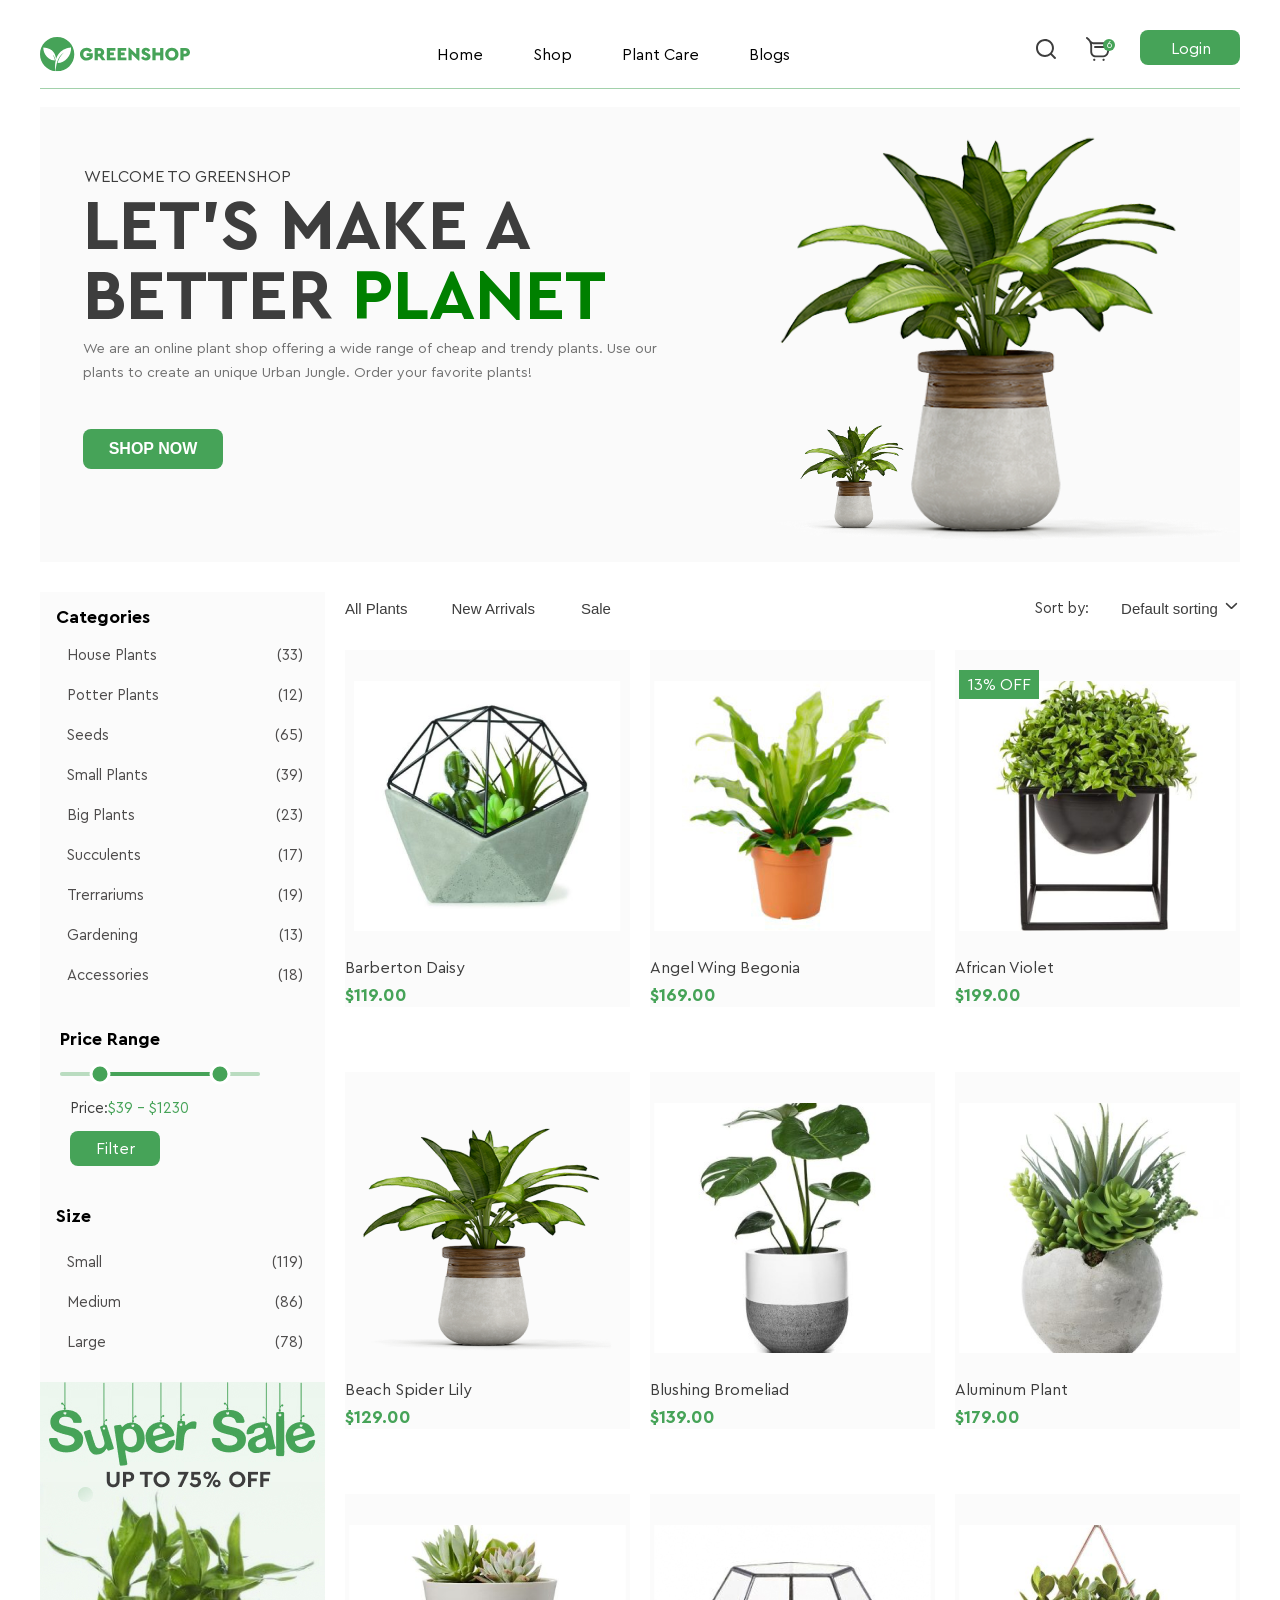
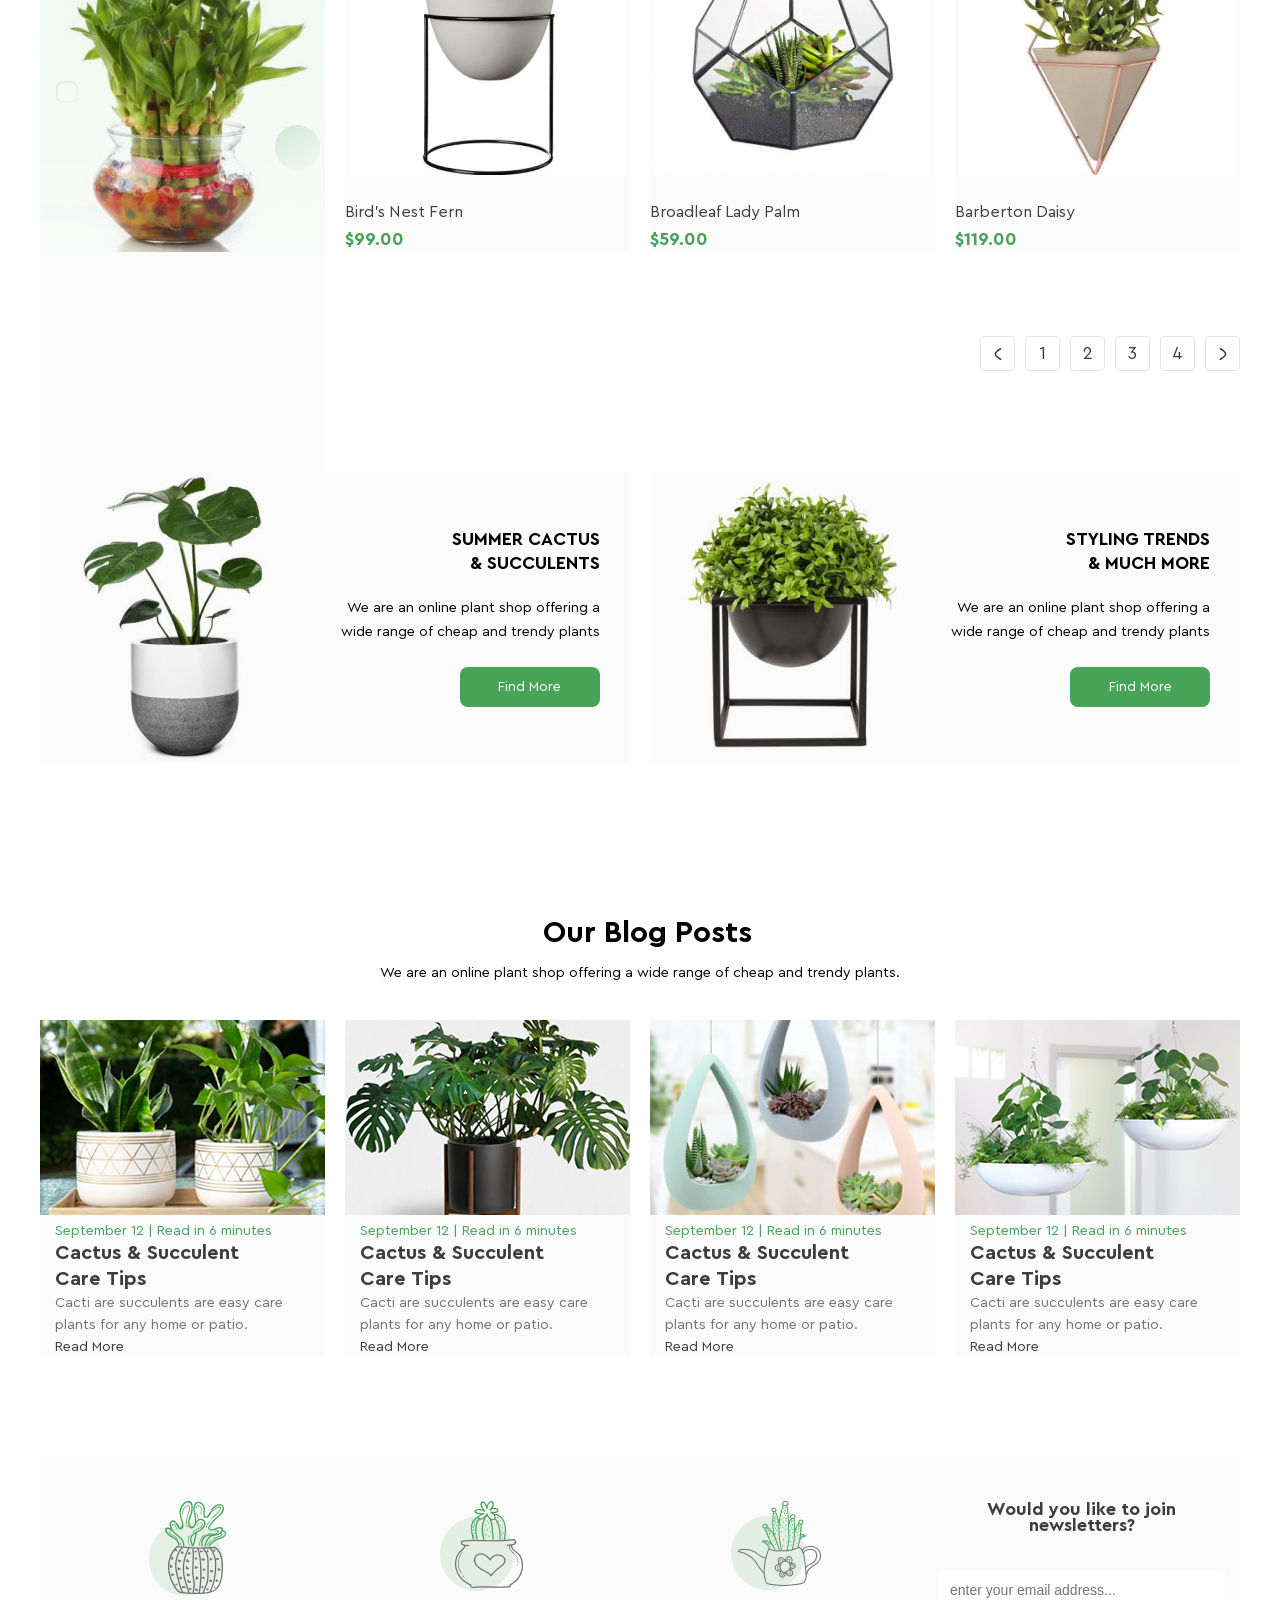
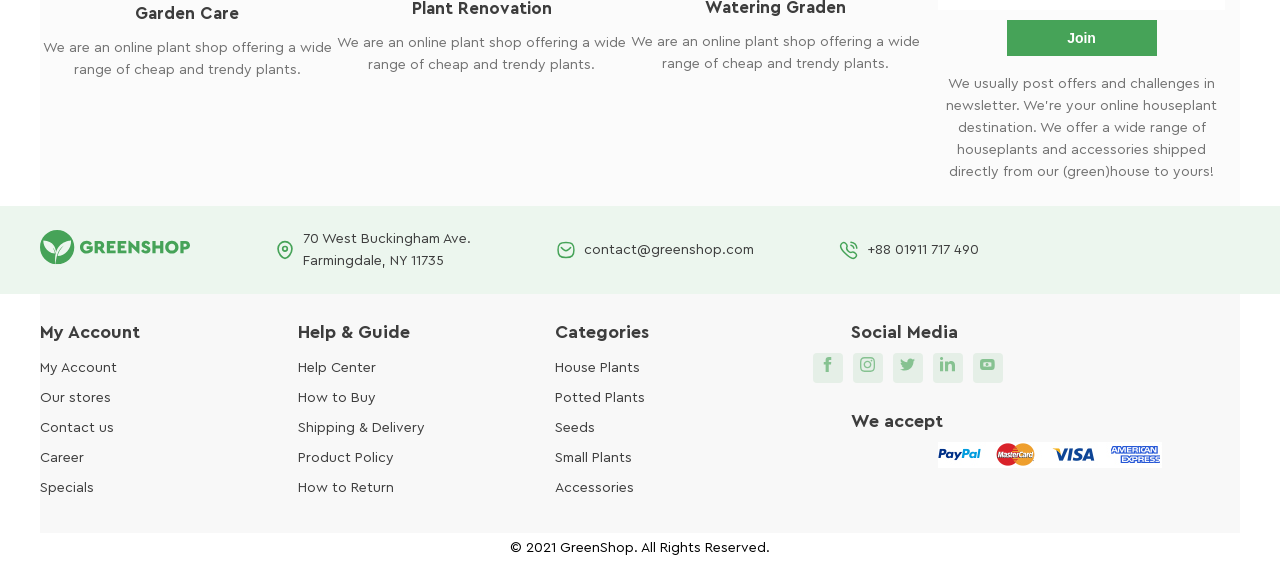
<file: index.html>
<!DOCTYPE html>
<html lang="en">
  <head>
    <meta charset="UTF-8" />
    <meta name="viewport" content="width=device-width" />
    <link rel="stylesheet" href="css/style.css" />
    <title>Shop</title>
  </head>
  <body class="body">
    <div class="wrapper">
      <header class="header">
        <a class="logo" href="#">
          <img src="./img/Logo.svg" alt="#" />
        </a>
        <nav class="menu">
          <ul class="menu-02">
            <li><a href="#">Home</a></li>
            <li><a href="#">Shop</a></li>
            <li>
              <a href="#">Plant Care</a>
              <ul class="submenu">
                <li><a href="#">Drainage</a></li>
                <li><a href="#">Fungicides</a></li>
                <li><a href="#">Fertilizer</a></li>
                <li class="has-submenu">
                  <a href="#">Priming</a>
                  <ul class="submenu submenu-right">
                    <li><a href="#">Universal</a></li>
                    <li><a href="#">For Ficus</a></li>
                    <li><a href="#">For Cacti</a></li>
                    <li><a href="#">For Citrus</a></li>
                    <li><a href="#">For those of bloom</a></li>
                    <li><a href="#">For Orchids</a></li>
                  </ul>
                </li>
              </ul>
            </li>
            <li><a href="#">Blogs</a></li>
          </ul>
        </nav>
        <div class="user-actions">
          <a class="glass" href="#"><img src="./img/lupa.svg" alt="#" /></a>
          <a class="basket" href="#">
            <img src="./img/Vector.svg" alt="#" />
            <span class="count">6</span>
          </a>
          <button class="enter-button" type="button">Login</button>
        </div>
      </header>

      <main>
        <section class="sectionblocks">
          <div class="block1">
            <p class="smalltext">welcome to greenshop</p>
            <h1 class="main-title">
              Let's make a better <span class="green">planet</span>
            </h1>
            <p class="bigtext">
              We are an online plant shop offering a wide range of cheap and
              trendy plants. Use our plants to create an unique Urban Jungle.
              Order your favorite plants!
            </p>
            <button class="buttonshop" type="button">shop now</button>
          </div>
          <div class="block2">
            <img src="./img/Flowers.svg" alt="#" />
          </div>
        </section>

        <div class="bars">
          <div class="left-bar">
            <div class="title">Categories</div>
            <ul class="category-list">
              <li class="category-item">
                <div class="category-name">
                  <a href="category-name">House Plants</a>
                </div>
                <div class="category-number">
                  <a href="category-number">(33)</a>
                </div>
              </li>
              <li class="category-item">
                <div class="category-name">
                  <a href="category-name">Potter Plants</a>
                </div>
                <div class="category-number">
                  <a href="category-number">(12)</a>
                </div>
              </li>
              <li class="category-item">
                <div class="category-name">
                  <a href="category-name">Seeds</a>
                </div>
                <div class="category-number">
                  <a href="category-number">(65)</a>
                </div>
              </li>
              <li class="category-item">
                <div class="category-name">
                  <a href="category-name">Small Plants</a>
                </div>
                <div class="category-number">
                  <a href="category-number">(39)</a>
                </div>
              </li>
              <li class="category-item">
                <div class="category-name">
                  <a href="category-name">Big Plants</a>
                </div>
                <div class="category-number">
                  <a href="category-number">(23)</a>
                </div>
              </li>
              <li class="category-item">
                <div class="category-name">
                  <a href="category-name">Succulents</a>
                </div>
                <div class="category-number">
                  <a href="category-number">(17)</a>
                </div>
              </li>
              <li class="category-item">
                <div class="category-name">
                  <a href="category-name">Trerrariums</a>
                </div>
                <div class="category-number">
                  <a href="category-number">(19)</a>
                </div>
              </li>
              <li class="category-item">
                <div class="category-name">
                  <a href="category-name">Gardening</a>
                </div>
                <div class="category-number">
                  <a href="category-number">(13)</a>
                </div>
              </li>
              <li class="category-item">
                <div class="category-name">
                  <a href="category-name">Accessories</a>
                </div>
                <div class="category-number">
                  <a href="category-number">(18)</a>
                </div>
              </li>
            <p class="price-range">Price Range</p>
            <div class="slider-range">
              <div class="slider-track"></div>
              <div class="slider-line" style="left: 20%; width: 60%"></div>
              <div class="slider-btn" style="left: 20%"></div>
              <div class="slider-btn" style="left: 80%"></div>
            </div>

            <div class="slider-price">
              <p>Price:</p>
              <a href="#">$39 - $1230</a>
            </div>

            <button class="filter" type="button">Filter</button>

          <div class="bars">
          <div class="left-bar">
            <div class="title">Size</div>
            <ul class="category-list">
              <li class="category-item">
                <div class="category-name">
                  <a href="category-name">Small</a>
                </div>
                <div class="category-number">
                  <a href="category-number">(119)</a>
                </div>
              </li>
              <li class="category-item">
                <div class="category-name">
                  <a href="category-name">Medium</a>
                </div>
                <div class="category-number">
                  <a href="category-number">(86)</a>
                </div>
              </li>
              <li class="category-item">
                <div class="category-name">
                  <a href="category-name">Large</a>
                </div>
                <div class="category-number">
                  <a href="category-number">(78)</a>
                </div>
              </li>
            </ul>
            </ul>

            <div>
              <img class="bannersale" src="./img/bannersale.jpg" alt="#" />
            </div>
          </div>

          <div class="right-bar">
            <div class="right-bar-top">
              <div class="tor-filter">
                <button class="enter-tab plants" type="button">
                  All Plants
                </button>
                <button class="enter-tab arrivals" type="button">
                  New Arrivals
                </button>
                <button class="enter-tab sale" type="button">Sale</button>
              </div>
              <div class="top-select">
                <p class="text-sort">Sort by:</p>
                <button class="enter-tab sorting" type="button">
                  Default sorting
                  <svg
                    width="18"
                    height="16"
                    viewBox="0 0 18 16"
                    fill="none"
                    xmlns="http://www.w3.org/2000/svg"
                  >
                    <path
                      d="M14.4479 5.66675L9.4749 10.3334L4.50195 5.66675"
                      stroke="#3D3D3D"
                      stroke-width="1.5"
                      stroke-linecap="round"
                      stroke-linejoin="round"
                    />
                  </svg>
                </button>
              </div>
            </div>

            <div class="goods">
              <div class="item">
                <div class="item-image">
                  <a href="#"
                    ><img src="./img/foto-01.png" alt="Barberton Daisy"
                  /></a>
                  <div class="item-icons">
                    <a href="#"
                      ><img src="./img/img-basket-01.svg" alt="#"
                    /></a>
                    <a href="#"><img src="./img/img-heart-02.svg" alt="#" /></a>
                    <a href="#"><img src="./img/img-lupa-03.svg" alt="#" /></a>
                  </div>
                </div>
                <div class="about">
                  <p>Barberton Daisy</p>
                  <a href="#">$119.00</a>
                </div>
              </div>

              <div class="item">
                <div class="item-image">
                  <a href="#"
                    ><img src="./img/foto-02.png" alt="Angel Wing Begonia"
                  /></a>
                  <div class="item-icons">
                    <a href="#"
                      ><img src="./img/img-basket-01.svg" alt="#"
                    /></a>
                    <a href="#"><img src="./img/img-heart-02.svg" alt="#" /></a>
                    <a href="#"><img src="./img/img-lupa-03.svg" alt="#" /></a>
                  </div>
                </div>
                <div class="about">
                  <p>Angel Wing Begonia</p>
                  <a href="#">$169.00</a>
                </div>
              </div>

              <div class="item">
                <div class="item-image">
                  <span class="discount">13% OFF</span>
                  <a href="#"><img src="./img/foto-03.png" alt="#" /></a>
                  <div class="item-icons">
                    <a href="#"
                      ><img src="./img/img-basket-01.svg" alt="#"
                    /></a>
                    <a href="#"><img src="./img/img-heart-02.svg" alt="#" /></a>
                    <a href="#"><img src="./img/img-lupa-03.svg" alt="#" /></a>
                  </div>
                </div>
                <div class="about">
                  <p>African Violet</p>
                  <a href="#">$199.00</a>
                </div>
              </div>

              <div class="item">
                <div class="item-image">
                  <a href="#"><img src="./img/foto-04.png" alt="#" /></a>
                  <div class="item-icons">
                    <a href="#"
                      ><img src="./img/img-basket-01.svg" alt="#"
                    /></a>
                    <a href="#"><img src="./img/img-heart-02.svg" alt="#" /></a>
                    <a href="#"><img src="./img/img-lupa-03.svg" alt="#" /></a>
                  </div>
                </div>
                <div class="about">
                  <p>Beach Spider Lily</p>
                  <a href="#">$129.00</a>
                </div>
              </div>
              <div class="item">
                <div class="item-image">
                  <a href="#"><img src="./img/foto-05.png" alt="#" /></a>
                  <div class="item-icons">
                    <a href="#"
                      ><img src="./img/img-basket-01.svg" alt="#"
                    /></a>
                    <a href="#"><img src="./img/img-heart-02.svg" alt="#" /></a>
                    <a href="#"><img src="./img/img-lupa-03.svg" alt="#" /></a>
                  </div>
                </div>
                <div class="about">
                  <p>Blushing Bromeliad</p>
                  <a href="#">$139.00</a>
                </div>
              </div>
              <div class="item">
                <div class="item-image">
                  <a href="#"><img src="./img/foto-06.png" alt="#" /></a>
                  <div class="item-icons">
                    <a href="#"
                      ><img src="./img/img-basket-01.svg" alt="#"
                    /></a>
                    <a href="#"><img src="./img/img-heart-02.svg" alt="#" /></a>
                    <a href="#"><img src="./img/img-lupa-03.svg" alt="#" /></a>
                  </div>
                </div>
                <div class="about">
                  <p>Aluminum Plant</p>
                  <a href="#">$179.00</a>
                </div>
              </div>
              <div class="item">
                <div class="item-image">
                  <a href="#"><img src="./img/foto-07.png" alt="#" /></a>
                  <div class="item-icons">
                    <a href="#"
                      ><img src="./img/img-basket-01.svg" alt="#"
                    /></a>
                    <a href="#"><img src="./img/img-heart-02.svg" alt="#" /></a>
                    <a href="#"><img src="./img/img-lupa-03.svg" alt="#" /></a>
                  </div>
                </div>
                <div class="about">
                  <p>Bird's Nest Fern</p>
                  <a href="#">$99.00</a>
                </div>
              </div>
              <div class="item">
                <div class="item-image">
                  <a href="#"><img src="./img/foto-08.png" alt="#" /></a>
                  <div class="item-icons">
                    <a href="#"
                      ><img src="./img/img-basket-01.svg" alt="#"
                    /></a>
                    <a href="#"><img src="./img/img-heart-02.svg" alt="#" /></a>
                    <a href="#"><img src="./img/img-lupa-03.svg" alt="#" /></a>
                  </div>
                </div>
                <div class="about">
                  <p>Broadleaf Lady Palm</p>
                  <a href="#">$59.00</a>
                </div>
              </div>
              <div class="item">
                <div class="item-image">
                  <a href="#"><img src="./img/foto-09.png" alt="#" /></a>
                  <div class="item-icons">
                    <a href="#"
                      ><img src="./img/img-basket-01.svg" alt="#"
                    /></a>
                    <a href="#"><img src="./img/img-heart-02.svg" alt="#" /></a>
                    <a href="#"><img src="./img/img-lupa-03.svg" alt="#" /></a>
                  </div>
                </div>
                <div class="about">
                  <p>Barberton Daisy</p>
                  <a href="#">$119.00</a>
                </div>
              </div>
            </div>
            <div class="paginator">
              <a href="#">
                <svg
                  width="8"
                  height="12"
                  viewBox="0 0 8 12"
                  fill="none"
                  xmlns="http://www.w3.org/2000/svg"
                >
                  <path
                    d="M6.625 11.25C6.625 11.25 1.375 8.142 1.375 6C1.375 3.85875 6.625 0.75 6.625 0.75"
                    stroke="#3D3D3D"
                    stroke-width="1.5"
                    stroke-linecap="round"
                    stroke-linejoin="round"
                  />
                </svg>
              </a>
              <a href="#">1</a>
              <a href="#">2</a>
              <a href="#">3</a>
              <a href="#">4</a>
              <a href="#">
                <svg
                  width="8"
                  height="12"
                  viewBox="0 0 8 12"
                  fill="none"
                  xmlns="http://www.w3.org/2000/svg"
                >
                  <path
                    d="M1.375 0.750244C1.375 0.750244 6.625 3.85824 6.625 6.00024C6.625 8.14149 1.375 11.2502 1.375 11.2502"
                    stroke="#3D3D3D"
                    stroke-width="1.5"
                    stroke-linecap="round"
                    stroke-linejoin="round"
                  />
                </svg>
              </a>
            </div>
          </div>
        </div>
        <div class="two-flowers">
          <div class="flower-block-01">
            <div class="content-blocks">
              <img src="./img/flower-01.png" alt="Flower 1" />
              <div class="text-content">
                <h2>
                  Summer cactus <br />
                  & succulents
                </h2>
                <p>
                  We are an online plant shop offering a wide range of cheap and
                  trendy plants
                </p>
                <button class="button-find-more" type="button">
                  Find More
                </button>
              </div>
            </div>
          </div>

          <div class="flower-block-02">
            <div class="content-blocks">
              <img src="./img/flower-02.png" alt="Flower 2" />
              <div class="text-content">
                <h2>
                  Styling Trends <br />
                  & much more
                </h2>
                <p>
                  We are an online plant shop offering a wide range of cheap and
                  trendy plants
                </p>
                <button class="button-find-more" type="button">
                  Find More
                </button>
              </div>
            </div>
          </div>
        </div>

        <div class="block-text-04">
          <h2>Our Blog Posts</h2>
          <p>
            We are an online plant shop offering a wide range of cheap and
            trendy plants.
          </p>
        </div>

        <div class="block-flowers-04">
          <div class="flowers-04">
            <div class="blog-card">
              <div class="blog-image">
                <img src="./img/flow1.png" alt="Blog Image 1" />
              </div>
              <a class="text-september" href="#"
                >September 12 | Read in 6 minutes</a
              >
              <h2 class="cactus">
                Cactus & Succulent<br />
                Care Tips
              </h2>
              <p class="cacti-succulents">
                Cacti are succulents are easy care<br />
                plants for any home or patio.
              </p>
              <a class="a-read-more" href="#">Read More</a>
            </div>

            <div class="blog-card">
              <div class="blog-image">
                <img src="./img/flow2.png" alt="Blog Image 2" />
              </div>
              <a class="text-september" href="#"
                >September 12 | Read in 6 minutes</a
              >
              <h2 class="cactus">
                Cactus & Succulent<br />
                Care Tips
              </h2>
              <p class="cacti-succulents">
                Cacti are succulents are easy care<br />
                plants for any home or patio.
              </p>
              <a class="a-read-more" href="#">Read More</a>
            </div>

            <div class="blog-card">
              <div class="blog-image">
                <img src="./img/flow3.png" alt="Blog Image 3" />
              </div>
              <a class="text-september" href="#"
                >September 12 | Read in 6 minutes</a
              >
              <h2 class="cactus">
                Cactus & Succulent<br />
                Care Tips
              </h2>
              <p class="cacti-succulents">
                Cacti are succulents are easy care<br />
                plants for any home or patio.
              </p>
              <a class="a-read-more" href="#">Read More</a>
            </div>

            <div class="blog-card">
              <div class="blog-image">
                <img src="./img/flow4.png" alt="Blog Image 4" />
              </div>
              <a class="text-september" href="#"
                >September 12 | Read in 6 minutes</a
              >
              <h2 class="cactus">
                Cactus & Succulent<br />
                Care Tips
              </h2>
              <p class="cacti-succulents">
                Cacti are succulents are easy care<br />
                plants for any home or patio.
              </p>
              <a class="a-read-more" href="#">Read More</a>
            </div>
          </div>
        </div>
        <div class="last-img-block">
          <div>
            <div class="last-img">
              <img src="./img/cactus.svg" alt="#" />
            </div>
            <h2>Garden Care</h2>
            <p>
              We are an online plant shop offering a wide range of cheap and
              trendy plants.
            </p>
          </div>
          <div>
            <div class="last-img">
              <img src="./img/cactus2.png" alt="#" />
            </div>
            <h2>Plant Renovation</h2>
            <p>
              We are an online plant shop offering a wide range of cheap and
              trendy plants.
            </p>
          </div>
          <div>
            <div class="last-img">
              <img src="./img/cactus3.png" alt="#" />
            </div>
            <h2>Watering Graden</h2>
            <p>
              We are an online plant shop offering a wide range of cheap and
              trendy plants.
            </p>
          </div>
          <div class="block-email">
            <h2>Would you like to join newsletters?</h2>
            <form class="email-signup">
              <input
                type="email"
                placeholder="enter your email address..."
                required
              />
              <button type="submit">Join</button>
            </form>
            <p class="last-img-bigtext">
              We usually post offers and challenges in newsletter. We’re your
              online houseplant destination. We offer a wide range of
              houseplants and accessories shipped directly from our (green)house
              to yours!
            </p>
          </div>
        </div>

        <div class="green-block">
          <div class="green-block__inner">
            <a class="logo" href="#">
              <img src="./img/Logo.svg" alt="#" />
            </a>

            <a href="#" class="contact-item">
              <img src="./img/Location.svg" alt="#" />
              <span
                >70 West Buckingham Ave.<br />
                Farmingdale, NY 11735</span
              >
            </a>

            <a href="mailto:contact@greenshop.com" class="contact-item">
              <img src="./img/Message.svg" alt="#" />
              <span>contact@greenshop.com</span>
            </a>

            <a href="tel:+8801911717490" class="contact-item">
              <img src="./img/Calling.svg" alt="#" />
              <span>+88 01911 717 490</span>
            </a>
          </div>
        </div>

        <div class="footer-block">
          <div class="footer-section">
            <h3>My Account</h3>
            <ul>
              <li><a href="#">My Account</a></li>
              <li><a href="#">Our stores</a></li>
              <li><a href="#">Contact us</a></li>
              <li><a href="#">Career</a></li>
              <li><a href="#">Specials</a></li>
            </ul>
          </div>
          <div class="footer-section">
            <h3>Help & Guide</h3>
            <ul>
              <li><a href="#">Help Center</a></li>
              <li><a href="#">How to Buy</a></li>
              <li>
                <a href="#">Shipping & Delivery</a>
              </li>
              <li>
                <a href="#">Product Policy</a>
              </li>
              <li>
                <a href="#">How to Return</a>
              </li>
            </ul>
          </div>
          <div class="footer-section">
            <h3>Categories</h3>
            <ul>
              <li>
                <a href="#">House Plants</a>
              </li>
              <li>
                <a href="#">Potted Plants</a>
              </li>
              <li><a href="#">Seeds</a></li>
              <li>
                <a href="#">Small Plants</a>
              </li>
              <li><a href="#">Accessories</a></li>
            </ul>
          </div>
          <div class="footer-section">
            <h3 class="last-h3">Social Media</h3>
            <ul class="social-media">
              <li>
                <a href="#" target="#">
                  <img src="./img/Facebook.svg" alt="#" />
                </a>
              </li>
              <li>
                <a href="#" target="#">
                  <img src="./img/Instagram.svg" alt="#" />
                </a>
              </li>
              <li>
                <a href="#" target="#">
                  <img src="./img/Twitter.svg" alt="#" />
                </a>
              </li>
              <li>
                <a href="#" target="#">
                  <img src="./img/Linkedin.svg" alt="#" />
                </a>
              </li>
              <li>
                <a href="#" target="#">
                  <img src="./img/Union.svg" alt="#" />
                </a>
              </li>
            </ul>
            <h3 class="accept">We accept</h3>
            <div class="payment-icons">
              <a href="https://example.com/payment/mastercard">
                <img src="./img/mastercard.svg" alt="Mastercard" />
              </a>
            </div>
          </div>
        </div>
        <p class="end-text">© 2021 GreenShop. All Rights Reserved.</p>
      </main>
    </div>
  </body>
</html>
</file>
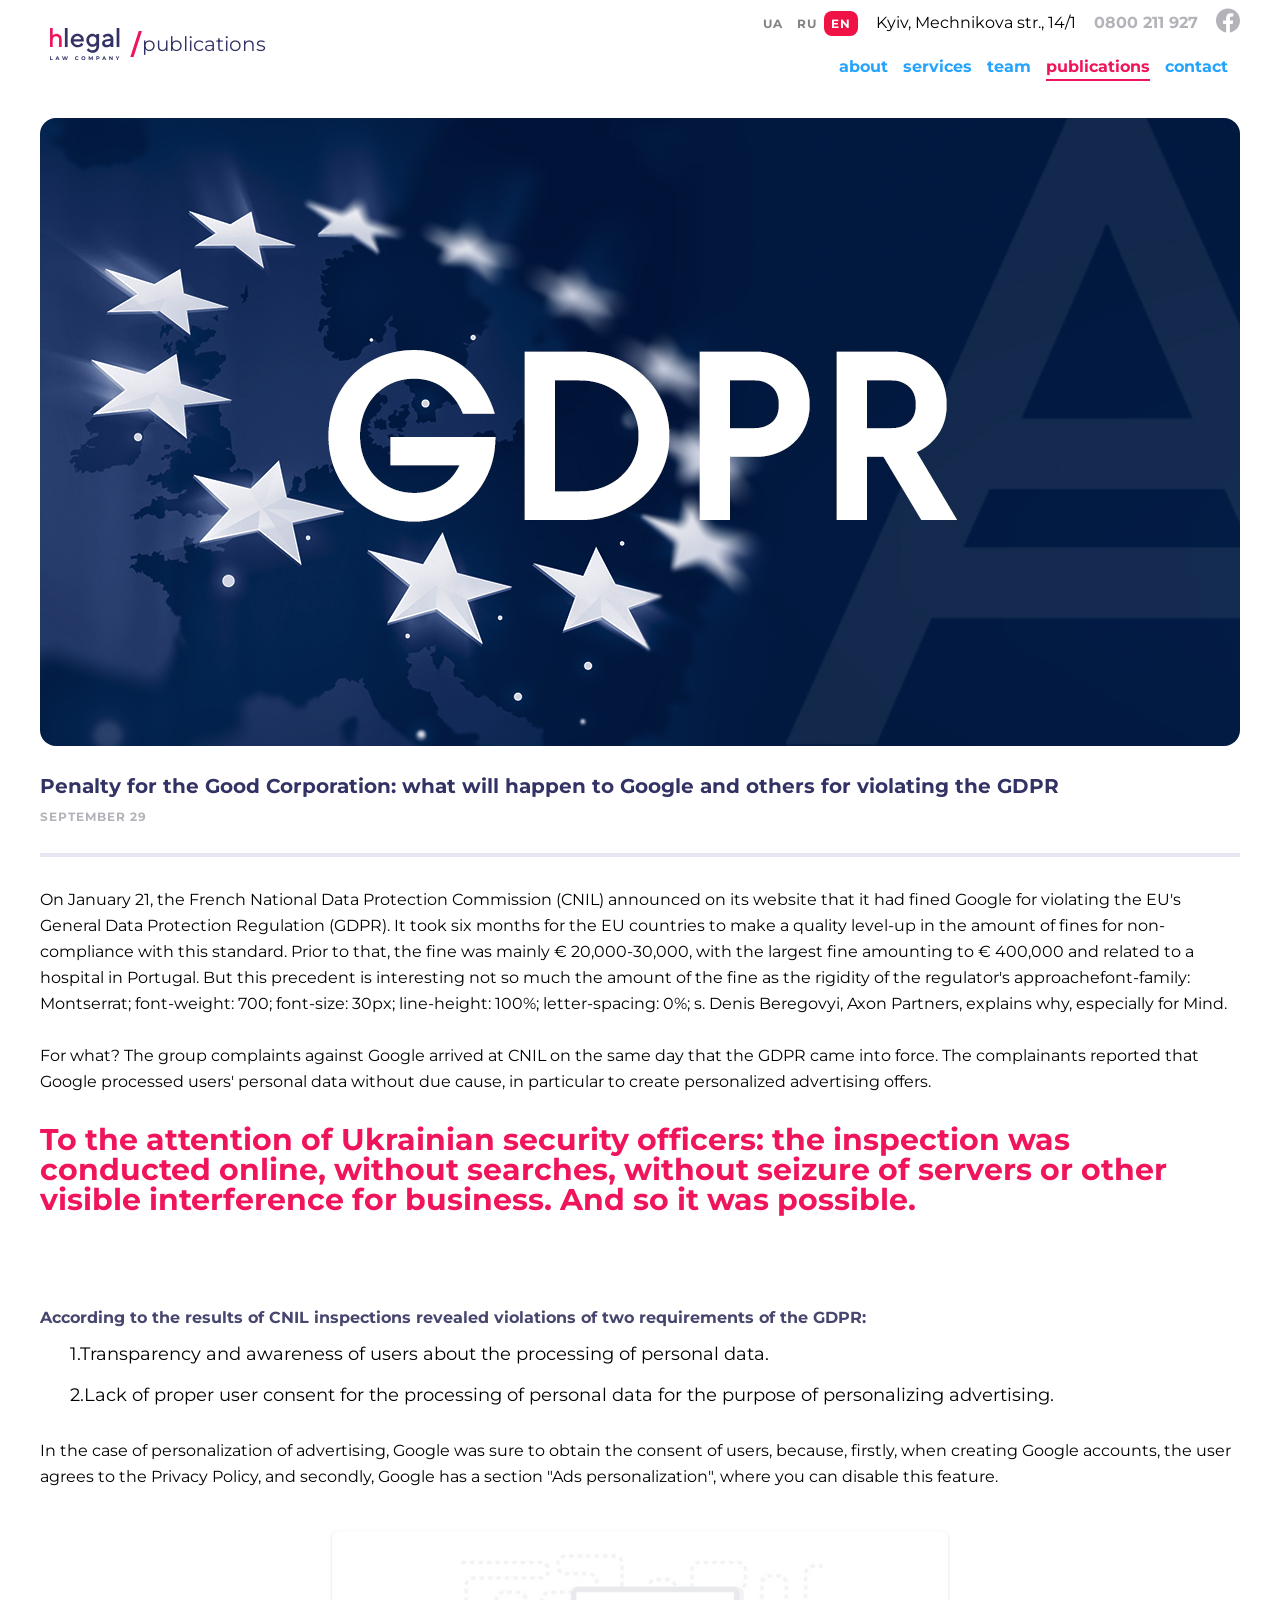
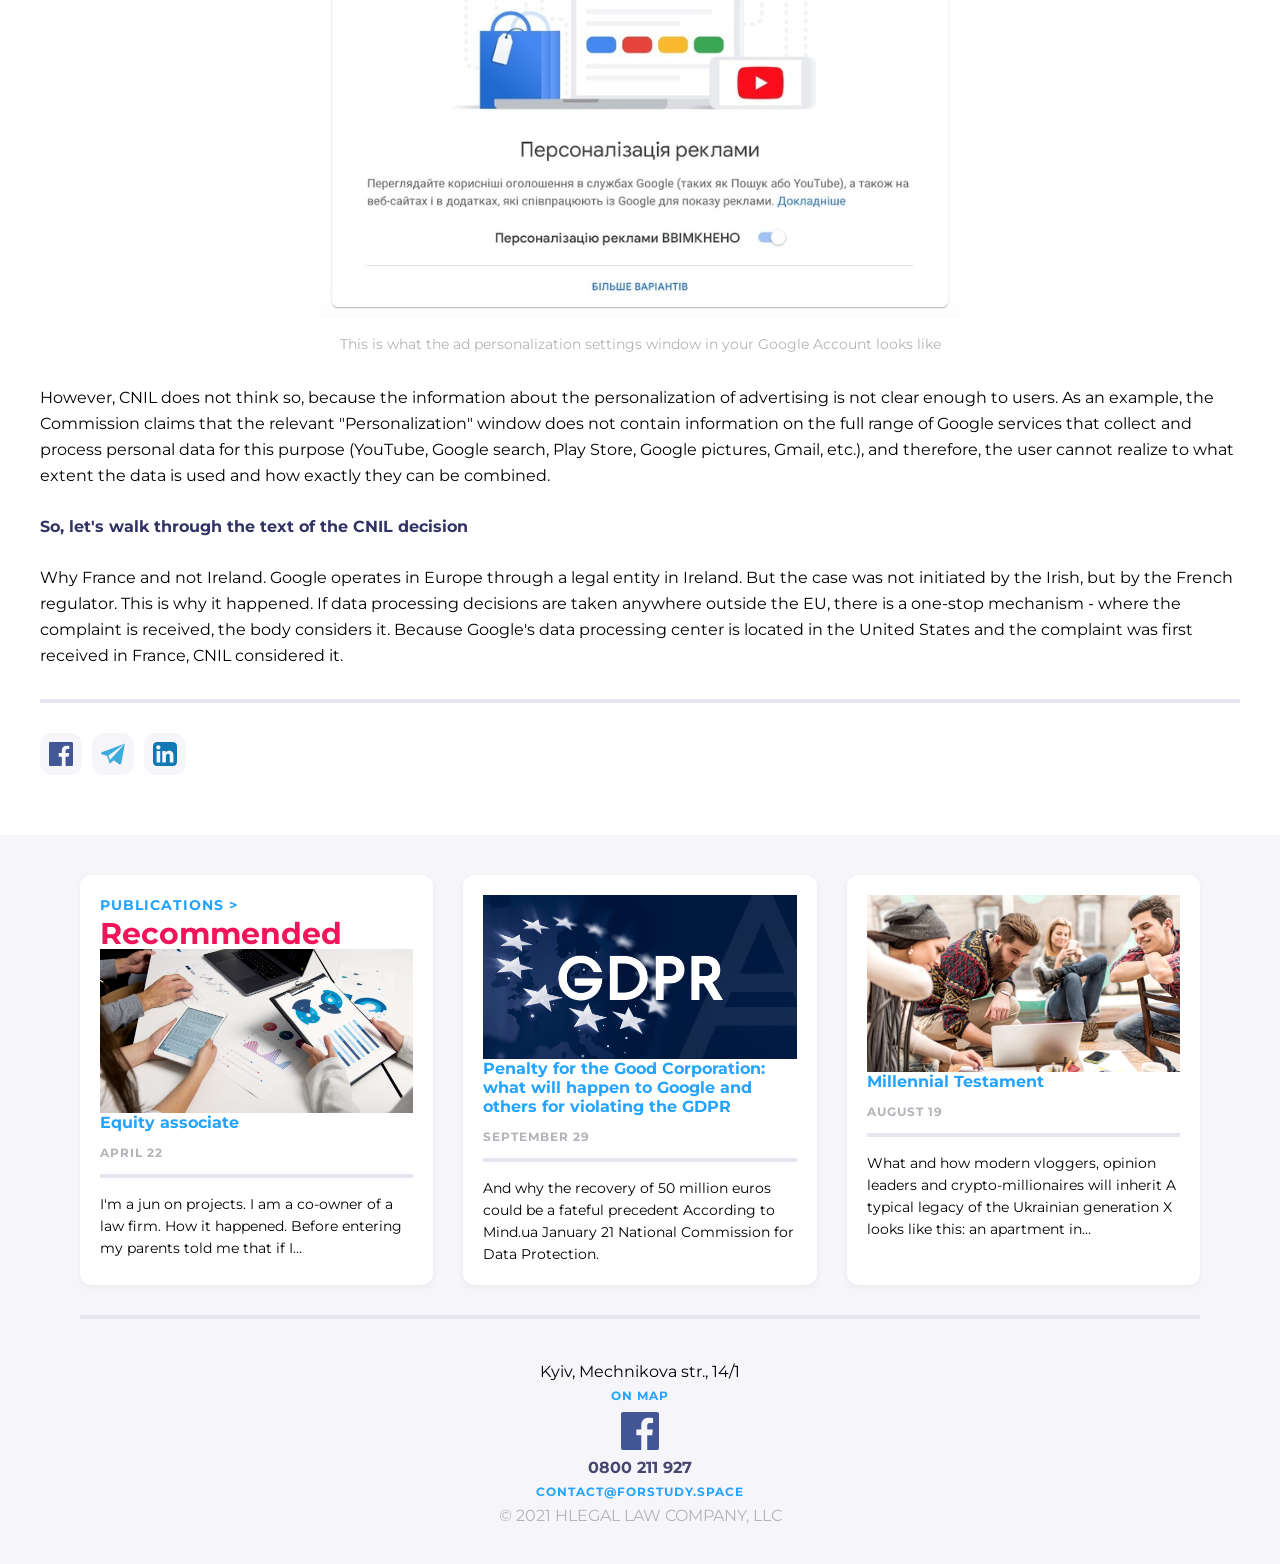
<file: lesson-last/index.html>
<!DOCTYPE html>
<html lang="en">
  <head>
    <meta charset="UTF-8" />
    <meta name="viewport" content="width=device-width" , initial-scale="1.0" />
    <link rel="stylesheet" href="css/style.css" />
    <link href="https://fonts.googleapis.com/css?family=Montserrat:400,700&display=swap" rel="stylesheet">
    <title>work-1</title>
  </head>
  <body>
    <div class="wrapper">
      <header class="header">
        <div class="header__top">
          <ul class="lang">
            <li><a href="#">ua</a></li>
            <li><a href="#">ru</a></li>
            <li><a class="active" href="#">en</a></li>
          </ul>
          <div class="header__adress">Kyiv, Mechnikova str., 14/1</div>
          <a class="header__phone" href="tel:0800211927">0800 211 927</a>
          <a href="#" class="header__fb">
            <img src="./img/fb.svg" />
          </a>
        </div>
        <div class="header__logo-box">
          <a class="header__logo-box-two" href="#">
            <img src="./img/logo.svg" alt="#" />
          </a>
          <span class="header__breadcrumbs">publications</span>
        </div>
        <nav class="menu">
          <button type="button" class="menu__btn"></button>
          <ul class="menu__list">
            <li><a href="#">about</a></li>
            <li><a href="#">services</a></li>
            <li><a href="#">team</a></li>
            <li><a href="#" class="active">publications</a></li>
            <li><a href="#">contact</a></li>
          </ul>
        </nav>
      </header>

      <div class="page">
        <img class="page__img" src="./img/big-img.png" alt="#" />
        <p class="page__text-1">
          Penalty for the Good Corporation: what will happen to Google and
          others for violating the GDPR
        </p>
        <p class="page__text-2">September 29</p>
      </div>
      <div class="underline"></div>
      <p class="page__text-big">
        On January 21, the French National Data Protection Commission (CNIL)
        announced on its website that it had fined Google for violating the EU's
        General Data Protection Regulation (GDPR). It took six months for the EU
        countries to make a quality level-up in the amount of fines for
        non-compliance with this standard. Prior to that, the fine was mainly €
        20,000-30,000, with the largest fine amounting to € 400,000 and related
        to a hospital in Portugal. But this precedent is interesting not so much
        the amount of the fine as the rigidity of the regulator's
        approachefont-family: Montserrat; font-weight: 700; font-size: 30px;
        line-height: 100%; letter-spacing: 0%; s. Denis Beregovyi, Axon
        Partners, explains why, especially for Mind.<br /><br />
        For what? The group complaints against Google arrived at CNIL on the
        same day that the GDPR came into force. The complainants reported that
        Google processed users' personal data without due cause, in particular
        to create personalized advertising offers.
      </p>
      <p class="red-text">
        To the attention of Ukrainian security officers: the inspection was
        conducted online, without searches, without seizure of servers or other
        visible interference for business. And so it was possible.
      </p>
      <p class="text-two">
        According to the results of CNIL inspections revealed violations of two
        requirements of the GDPR:
      </p>
      <p class="text-two__one">
        1.Transparency and awareness of users about the processing of personal
        data.
      </p>
      <p class="text-two__two">
        2.Lack of proper user consent for the processing of personal data for
        the purpose of personalizing advertising.
      </p>
      <p class="text-three">
        In the case of personalization of advertising, Google was sure to obtain
        the consent of users, because, firstly, when creating Google accounts,
        the user agrees to the Privacy Policy, and secondly, Google has a
        section "Ads personalization", where you can disable this feature.
      </p>
      <a><img class="advertising" src="./img/advertising.png" alt="#" /></a>
      <p class="advertising-text">
        This is what the ad personalization settings window in your Google
        Account looks like
      </p>
      <p class="text-four">
        However, CNIL does not think so, because the information about the
        personalization of advertising is not clear enough to users. As an
        example, the Commission claims that the relevant "Personalization"
        window does not contain information on the full range of Google services
        that collect and process personal data for this purpose (YouTube, Google
        search, Play Store, Google pictures, Gmail, etc.), and therefore, the
        user cannot realize to what extent the data is used and how exactly they
        can be combined.
      </p>
      <p class="blue-text">
        So, let's walk through the text of the CNIL decision
      </p>
      <p class="text-five">
        Why France and not Ireland. Google operates in Europe through a legal
        entity in Ireland. But the case was not initiated by the Irish, but by
        the French regulator. This is why it happened. If data processing
        decisions are taken anywhere outside the EU, there is a one-stop
        mechanism - where the complaint is received, the body considers it.
        Because Google's data processing center is located in the United States
        and the complaint was first received in France, CNIL considered it.
      </p>
      <div class="underline"></div>
      <div class="social-links">
        <a href="#" class="social-link facebook">
          <img src="./img/fb-blue.svg" alt="#" />
        </a>
        <a href="#" class="social-link telegram">
          <img src="./img/telegram.svg" alt="#" />
        </a>
        <a href="#" class="social-link linkedin">
          <img src="./img/linkedin.svg" alt="#" />
        </a>
      </div>

      
       <div class="finish">
        <div class="finish__card">
          <a class="finish__publication" href="#">Publications ></a>
          <h2 class="finish__text-red">Recommended</h2>
          <img src="./img/finish-1.png" alt="#" />
          <a class="finish__equity" href="#">Equity associate</a>
          <p class="finish__april">April 22</p>
          <div class="finish__underline"></div>
          <p class="finish__text-basic">
            I'm a jun on projects. I am a co-owner of a law firm. How it
            happened. Before entering my parents told me that if I…
          </p>
        </div>
        <div class="finish__card">
          <img src="./img/big-img.png" alt="#" />
          <a class="finish__equity" href="#"></p>
            Penalty for the Good Corporation: what will happen to Google and
            others for violating the GDPR
          </a>
          <p class="finish__april">September 29</p>
          <div class="finish__underline"></div>
          <p class="finish__text-basic">
            And why the recovery of 50 million euros could be a fateful
            precedent According to Mind.ua January 21 National Commission for
            Data Protection.
          </p>
        </div>
        <div class="finish__card">
          <img src="./img/finish-2.png" alt="#" />
          <a class="finish__equity" href="#">Millennial Testament</a>
          <p class="finish__april">August 19</p>
          <div class="finish__underline"></div>
          <p class="finish__text-basic">
            What and how modern vloggers, opinion leaders and
            crypto-millionaires will inherit A typical legacy of the Ukrainian
            generation X looks like this: an apartment in…
          </p>
        </div>
        <div class="finish__underline"></div>
        <footer class="footer">
          <div class="footer-content">
            <p>Kyiv, Mechnikova str., 14/1</p>
            <a class="footer__blue" href="#">ON MAP</a>
            <a href="#">
              <img src="./img/fb-blue.svg" alt="#" />
            </a>
            <a class="footer__tel" href="tel:+380800211927">0800 211 927</a>
            <a class="footer__blue" href="mailto:contact@forstudy.space"
              >contact@forstudy.space</a
            >
            <p class="footer__last">© 2021 HLEGAL LAW COMPANY, LLC</p>
          </div>
        </footer>
      </div>
      
    </div>
  </body>
</html>
  </body>
</html>
</file>
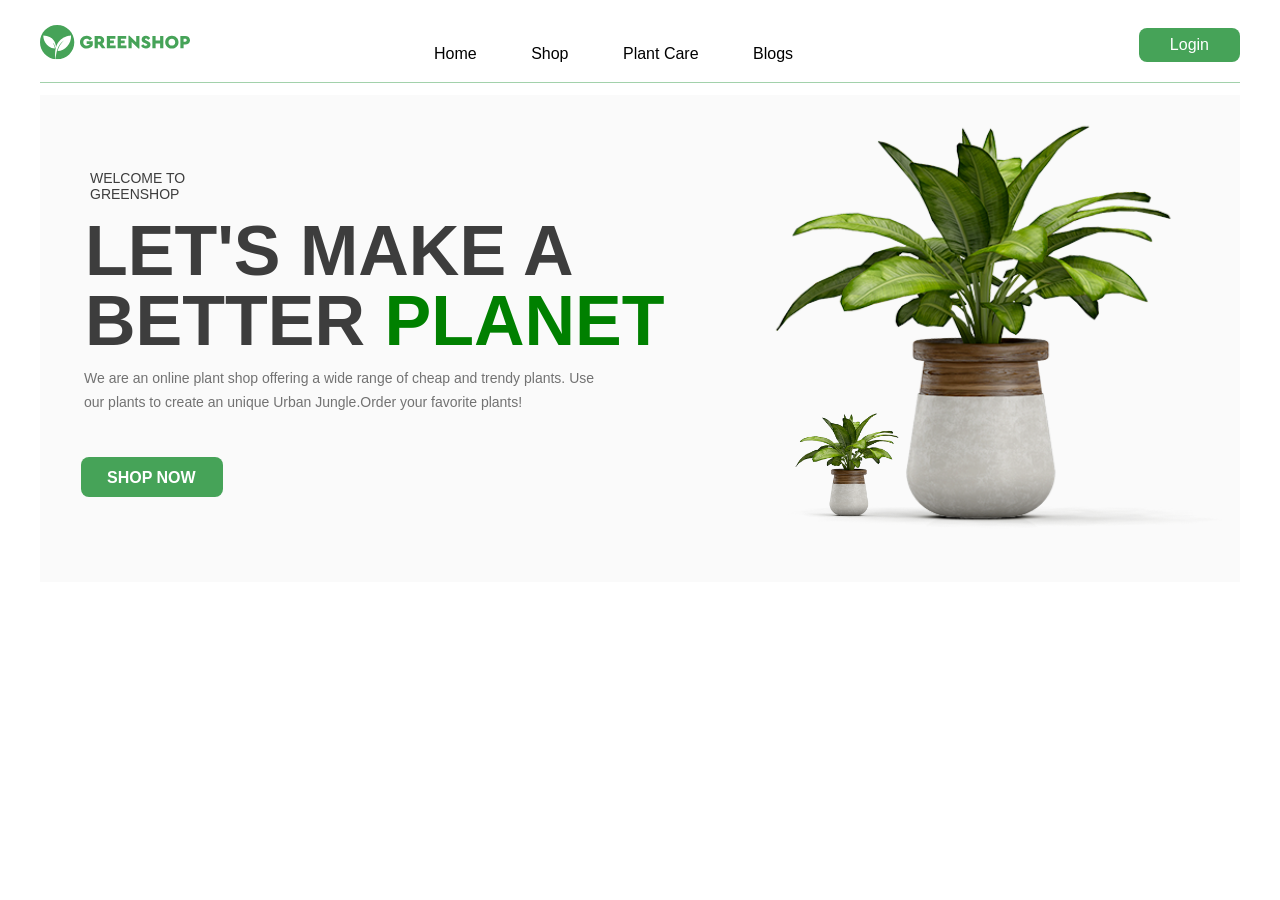
<file: lesson6/index.html>
<!DOCTYPE html>
<html lang="en">
  <head>
    <meta charset="UTF-8" />
    <meta name="viewport" content="width=device-width" />
    <link rel="stylesheet" href="css/style.css" />
    <title>Shop</title>
  </head>
  <body class="body">
    <div class="wrapper">
      <header class="header">
        <a class="logo" href="#">
          <img src="./img/Logo.svg" alt="#" />
        </a>
        <nav class="menu">
          <a href="#">Home</a>
          <a href="#">Shop</a>
          <a href="#">Plant Care</a>
          <a href="#">Blogs</a>
        </nav>
        <button class="enter" type="button">Login</button>
      </header>
      <main>
        <section class="sectionblocks">
          <div class="block1">
            <p class="smalltext">welcome to greenshop</p>
            <h1 class="title">
              Let's make a better <span class="green">planet</span>
            </h1>
            <p class="bigtext">
              We are an online plant shop offering a wide range of cheap and
              trendy plants. Use our plants to create an unique Urban
              Jungle.Order your favorite plants!
            </p>
            <button class="buttonshop" type="button">shop now</button>
          </div>
          <div class="block2">
            <img src="./img/Flowers.svg" alt="#" />
          </div>
        </section>
      </main>
    </div>
  </body>
</html>
</file>
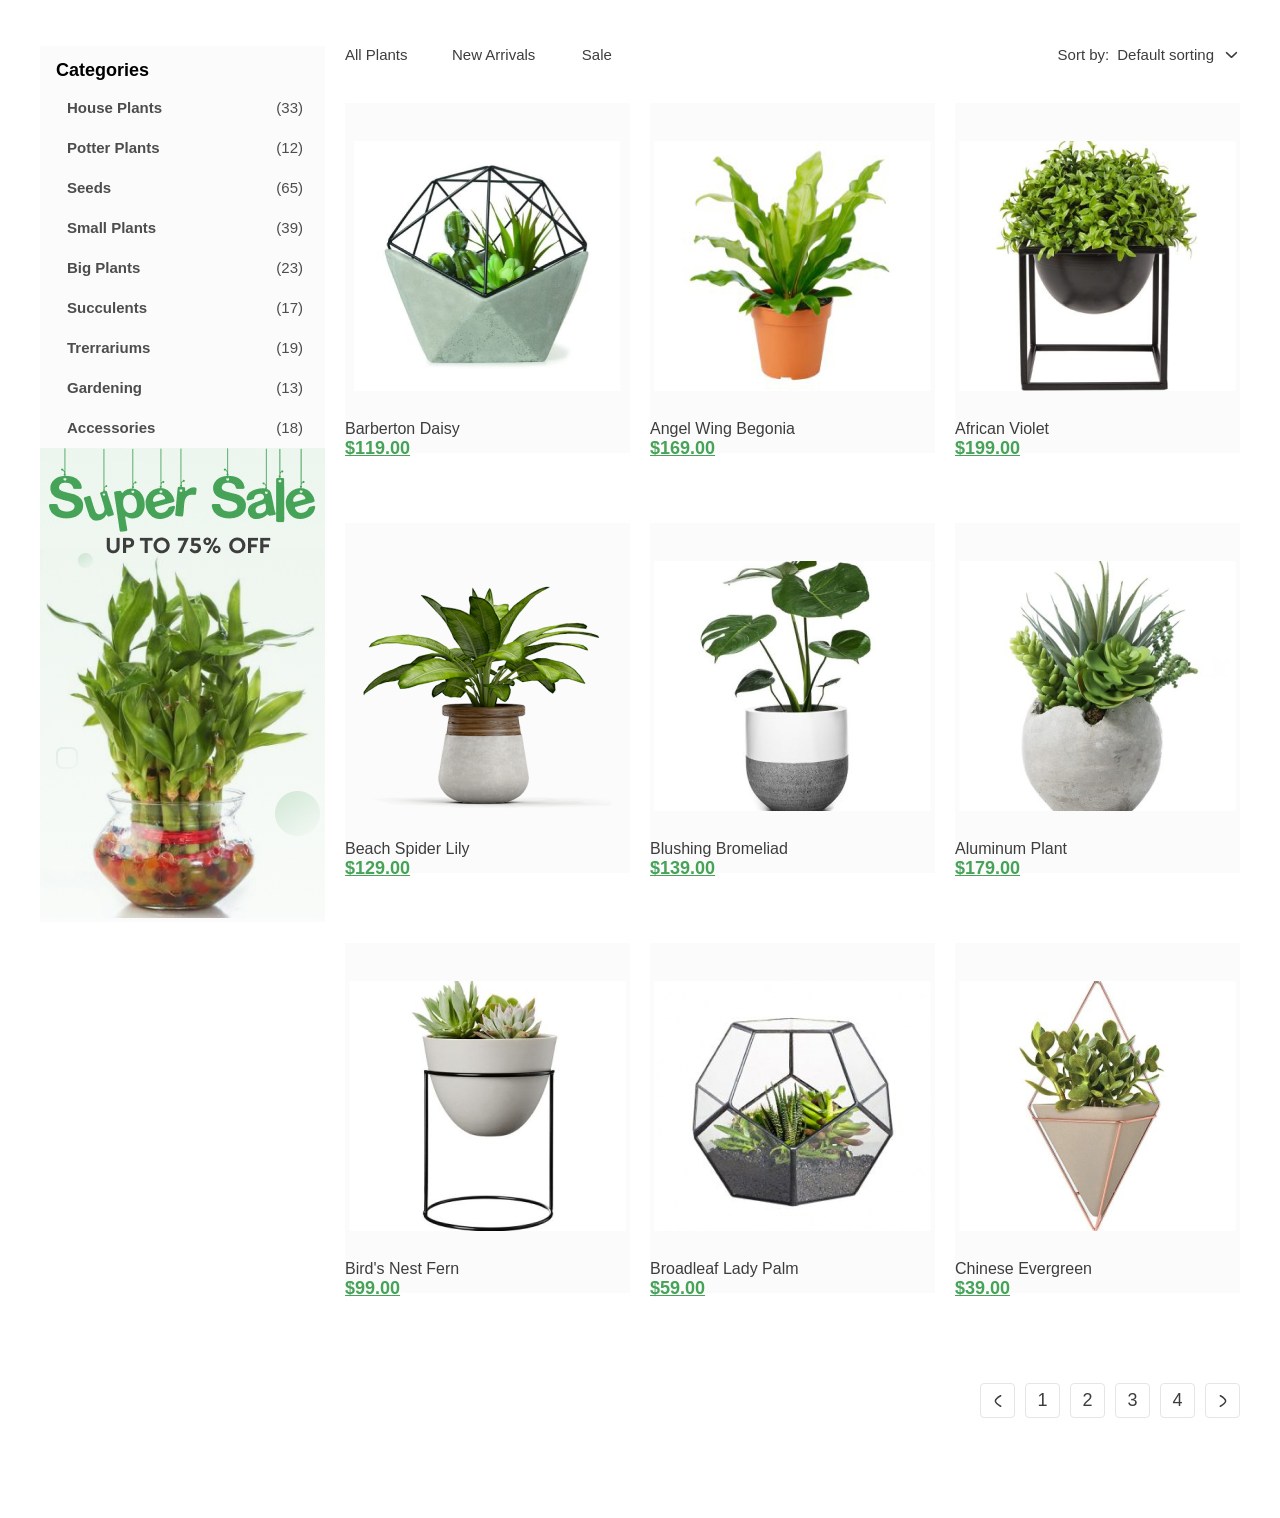
<file: lesson7/index.html>
<!DOCTYPE html>
<html lang="en">
  <head>
    <meta charset="UTF-8" />
    <meta name="viewport" content="width=device-width, initial-scale=1.0" />
    <link rel="stylesheet" href="css/style.css" />
    <title>Shop</title>
  </head>
  <body class="body">
    <div class="wrapper">
      <div class="clearfix">
        <div class="left-bar">
          <div class="title">Categories</div>
          <ul class="category-list">
            <li class="category-item clearfix">
              <div class="category-name"><a href="category-name">House Plants</a></div>
              <div class="category-number"><a href="category-number">(33)</a></div>
            </li>
            <li class="category-item clearfix">
              <div class="category-name"><a href="category-name">Potter Plants</a></div>
              <div class="category-number"><a href="category-number">(12)</a></div>
            </li>
            <li class="category-item clearfix">
              <div class="category-name"><a href="category-name">Seeds</a></div>
              <div class="category-number"><a href="category-number">(65)</a></div>
            </li>
            <li class="category-item clearfix">
              <div class="category-name"><a href="category-name">Small Plants</a></div>
              <div class="category-number"><a href="category-number">(39)</a></div>
            </li>
            <li class="category-item clearfix">
              <div class="category-name"><a href="category-name">Big Plants</a></div>
              <div class="category-number"><a href="category-number">(23)</a></div>
            </li>
            <li class="category-item clearfix">
              <div class="category-name"><a href="category-name">Succulents</a></div>
              <div class="category-number"><a href="category-number">(17)</a></div>
            </li>
            <li class="category-item clearfix">
              <div class="category-name"><a href="category-name">Trerrariums</a></div>
              <div class="category-number"><a href="category-number">(19)</a></div>
            </li>
            <li class="category-item clearfix">
              <div class="category-name"><a href="category-name">Gardening</a></div>
              <div class="category-number"><a href="category-number">(13)</a></div>
            </li>
            <li class="category-item clearfix">
              <div class="category-name"><a href="category-name">Accessories</a></div>
              <div class="category-number"><a href="category-number">(18)</a></div>
            </li>
          </ul>
          <img src="./img/bannersale.jpg" alt="#" />
        </div>
        <div class="right-bar">
          <div class="right-bar-top clearfix">
            <div class="tor-filter">
              <button class="enter plants" type="button">All Plants</button>
              <button class="enter arrivals" type="button">New Arrivals</button>
              <button class="enter sale" type="button">Sale</button>
            </div>
            <div class="top-select">
              <p class="text-sort">Sort by:</p>
              <button class="enter sorting" type="button" style="display: flex; align-items: center; justify-content: center; gap: 8px;">
                Default sorting
                <svg width="18" height="16" viewBox="0 0 18 16" fill="none" xmlns="http://www.w3.org/2000/svg">
                  <path d="M14.4479 5.66675L9.4749 10.3334L4.50195 5.66675" stroke="#3D3D3D" stroke-width="1.5" stroke-linecap="round" stroke-linejoin="round"/>
                </svg>
              </button>
            </div>
          </div>
          <div class="goods clearfix">
            <div class="item">
              <div class="item-image">
                <a href="#"><img src="./img/foto-01.png" alt="#"></a>
              </div>
              <div class="about">
                <p>Barberton Daisy</p>
                <a href="#">$119.00</a>
              </div>
            </div>
            <div class="item">
              <div class="item-image">
                <a href="#"><img src="./img/foto-02.png" alt="#"></a>
              </div>
              <div class="about">
                <p>Angel Wing Begonia</p>
                <a href="#">$169.00</a>
              </div>
            </div>
            <div class="item">
              <div class="item-image">
                <a href="#"><img src="./img/foto-03.png" alt="#"></a>
              </div>
              <div class="about">
                <p>African Violet</p>
                <a href="#">$199.00</a>
              </div>
            </div>
            <div class="item">
              <div class="item-image">
                <a href="#"><img src="./img/foto-04.png" alt="#"></a>
              </div>
              <div class="about">
                <p>Beach Spider Lily</p>
                <a href="#">$129.00</a>
              </div>
            </div>
            <div class="item">
              <div class="item-image">
                <a href="#"><img src="./img/foto-05.png" alt="#"></a>
              </div>
              <div class="about">
                <p>Blushing Bromeliad</p>
                <a href="#">$139.00</a>
              </div>
            </div>
            <div class="item">
              <div class="item-image">
                <a href="#"><img src="./img/foto-06.png" alt="#"></a>
              </div>
              <div class="about">
                <p>Aluminum Plant</p>
                <a href="#">$179.00</a>
              </div>
            </div>
            <div class="item">
              <div class="item-image">
                <a href="#"><img src="./img/foto-07.png" alt="#"></a>
              </div>
              <div class="about">
                <p>Bird's Nest Fern</p>
                <a href="#">$99.00</a>
              </div>
            </div>
            <div class="item">
              <div class="item-image">
                <a href="#"><img src="./img/foto-08.png" alt="#"></a>
              </div>
              <div class="about">
                <p>Broadleaf Lady Palm</p>
                <a href="#">$59.00</a>
              </div>
            </div>
            <div class="item">
              <div class="item-image">
                <a href="#"><img src="./img/foto-09.png" alt="#"></a>
              </div>
              <div class="about">
                <p>Chinese Evergreen</p>
                <a href="#">$39.00</a>
              </div>
            </div>
          </div>
        </div>
        <div class="paginator">
          <a class="#">
            <svg width="8" height="12" viewBox="0 0 8 12" fill="none" xmlns="http://www.w3.org/2000/svg">
              <path d="M6.625 11.25C6.625 11.25 1.375 8.142 1.375 6C1.375 3.85875 6.625 0.75 6.625 0.75" stroke="#3D3D3D" stroke-width="1.5" stroke-linecap="round" stroke-linejoin="round"/>
              </svg>              
          </a>
          <a href="#">1</a>
          <a href="#">2</a>
          <a href="#">3</a>
          <a href="#">4</a>
          <a href="#">
            <svg width="8" height="12" viewBox="0 0 8 12" fill="none" xmlns="http://www.w3.org/2000/svg">
              <path d="M1.375 0.750244C1.375 0.750244 6.625 3.85824 6.625 6.00024C6.625 8.14149 1.375 11.2502 1.375 11.2502" stroke="#3D3D3D" stroke-width="1.5" stroke-linecap="round" stroke-linejoin="round"/>
              </svg>
          </a>
        </div>
      </div>
    </div>
  </body>
</html>
</file>
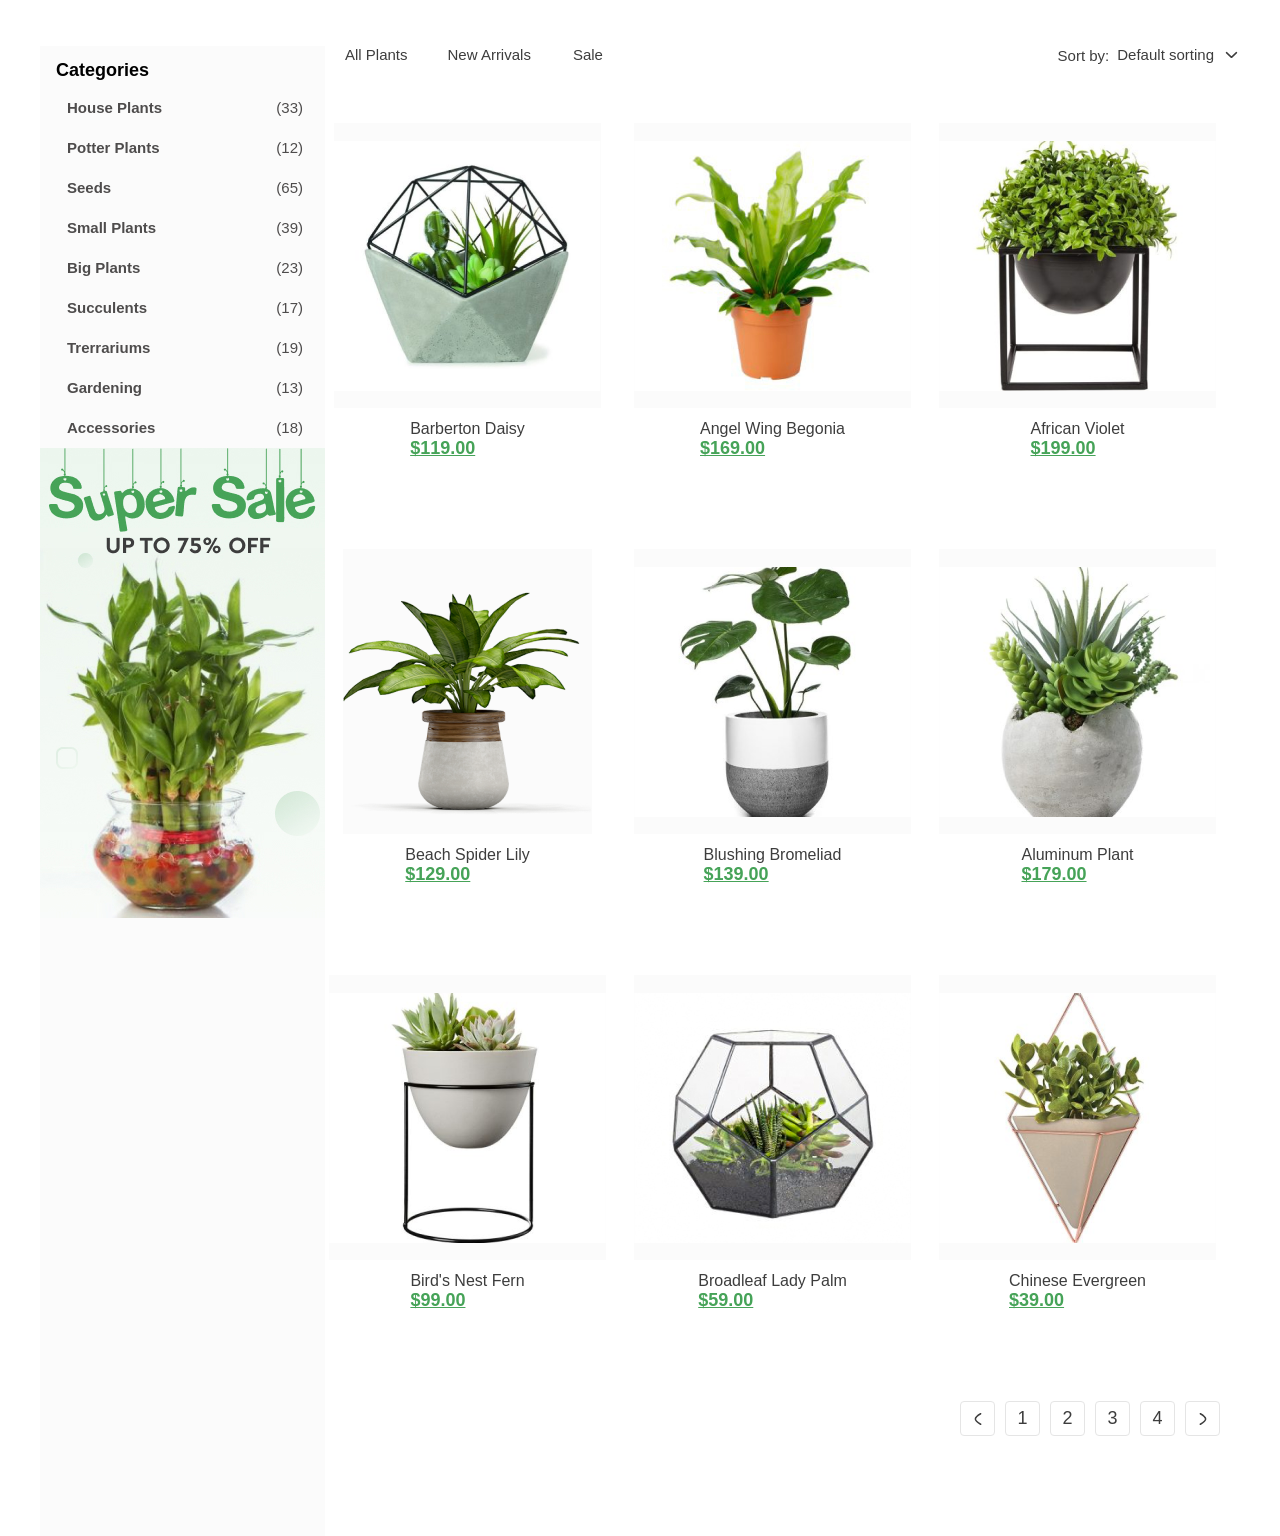
<file: lesson7/maket/lesson7/index.html>
<!DOCTYPE html>
<html lang="en">
  <head>
    <meta charset="UTF-8" />
    <meta name="viewport" content="width=device-width, initial-scale=1.0" />
    <link rel="stylesheet" href="css/style.css" />
    <title>Shop</title>
  </head>
  <body class="body">
    <div class="wrapper">
      <div class="bars">
        <div class="left-bar">
          <div class="title">Categories</div>
          <ul class="category-list">
            <li class="category-item">
              <div class="category-name">
                <a href="category-name">House Plants</a>
              </div>
              <div class="category-number">
                <a href="category-number">(33)</a>
              </div>
            </li>
            <li class="category-item">
              <div class="category-name">
                <a href="category-name">Potter Plants</a>
              </div>
              <div class="category-number">
                <a href="category-number">(12)</a>
              </div>
            </li>
            <li class="category-item">
              <div class="category-name"><a href="category-name">Seeds</a></div>
              <div class="category-number">
                <a href="category-number">(65)</a>
              </div>
            </li>
            <li class="category-item">
              <div class="category-name">
                <a href="category-name">Small Plants</a>
              </div>
              <div class="category-number">
                <a href="category-number">(39)</a>
              </div>
            </li>
            <li class="category-item">
              <div class="category-name">
                <a href="category-name">Big Plants</a>
              </div>
              <div class="category-number">
                <a href="category-number">(23)</a>
              </div>
            </li>
            <li class="category-item">
              <div class="category-name">
                <a href="category-name">Succulents</a>
              </div>
              <div class="category-number">
                <a href="category-number">(17)</a>
              </div>
            </li>
            <li class="category-item">
              <div class="category-name">
                <a href="category-name">Trerrariums</a>
              </div>
              <div class="category-number">
                <a href="category-number">(19)</a>
              </div>
            </li>
            <li class="category-item">
              <div class="category-name">
                <a href="category-name">Gardening</a>
              </div>
              <div class="category-number">
                <a href="category-number">(13)</a>
              </div>
            </li>
            <li class="category-item">
              <div class="category-name">
                <a href="category-name">Accessories</a>
              </div>
              <div class="category-number">
                <a href="category-number">(18)</a>
              </div>
            </li>
          </ul>
          <img src="./img/bannersale.jpg" alt="#" />
        </div>
        <div class="right-bar">
          <div class="right-bar-top">
            <div class="tor-filter">
              <button class="enter plants" type="button">All Plants</button>
              <button class="enter arrivals" type="button">New Arrivals</button>
              <button class="enter sale" type="button">Sale</button>
            </div>
            <div class="top-select">
              <p class="text-sort">Sort by:</p>
              <button
                class="enter sorting"
                type="button"
                style="
                  display: flex;
                  align-items: center;
                  justify-content: center;
                  gap: 8px;
                "
              >
                Default sorting
                <svg
                  width="18"
                  height="16"
                  viewBox="0 0 18 16"
                  fill="none"
                  xmlns="http://www.w3.org/2000/svg"
                >
                  <path
                    d="M14.4479 5.66675L9.4749 10.3334L4.50195 5.66675"
                    stroke="#3D3D3D"
                    stroke-width="1.5"
                    stroke-linecap="round"
                    stroke-linejoin="round"
                  />
                </svg>
              </button>
            </div>
          </div>
          <div class="goods">
            <div class="item">
              <div class="item-image">
                <a href="#"><img src="./img/foto-01.png" alt="#" /></a>
              </div>
              <div class="about">
                <p>Barberton Daisy</p>
                <a href="#">$119.00</a>
              </div>
            </div>
            <div class="item">
              <div class="item-image">
                <a href="#"><img src="./img/foto-02.png" alt="#" /></a>
              </div>
              <div class="about">
                <p>Angel Wing Begonia</p>
                <a href="#">$169.00</a>
              </div>
            </div>
            <div class="item">
              <div class="item-image">
                <a href="#"><img src="./img/foto-03.png" alt="#" /></a>
              </div>
              <div class="about">
                <p>African Violet</p>
                <a href="#">$199.00</a>
              </div>
            </div>
            <div class="item">
              <div class="item-image">
                <a href="#"><img src="./img/foto-04.png" alt="#" /></a>
              </div>
              <div class="about">
                <p>Beach Spider Lily</p>
                <a href="#">$129.00</a>
              </div>
            </div>
            <div class="item">
              <div class="item-image">
                <a href="#"><img src="./img/foto-05.png" alt="#" /></a>
              </div>
              <div class="about">
                <p>Blushing Bromeliad</p>
                <a href="#">$139.00</a>
              </div>
            </div>
            <div class="item">
              <div class="item-image">
                <a href="#"><img src="./img/foto-06.png" alt="#" /></a>
              </div>
              <div class="about">
                <p>Aluminum Plant</p>
                <a href="#">$179.00</a>
              </div>
            </div>
            <div class="item">
              <div class="item-image">
                <a href="#"><img src="./img/foto-07.png" alt="#" /></a>
              </div>
              <div class="about">
                <p>Bird's Nest Fern</p>
                <a href="#">$99.00</a>
              </div>
            </div>
            <div class="item">
              <div class="item-image">
                <a href="#"><img src="./img/foto-08.png" alt="#" /></a>
              </div>
              <div class="about">
                <p>Broadleaf Lady Palm</p>
                <a href="#">$59.00</a>
              </div>
            </div>
            <div class="item">
              <div class="item-image">
                <a href="#"><img src="./img/foto-09.png" alt="#" /></a>
              </div>
              <div class="about">
                <p>Chinese Evergreen</p>
                <a href="#">$39.00</a>
              </div>
            </div>
          </div>
          <div class="paginator">
            <a class="#">
              <svg
                width="8"
                height="12"
                viewBox="0 0 8 12"
                fill="none"
                xmlns="http://www.w3.org/2000/svg"
              >
                <path
                  d="M6.625 11.25C6.625 11.25 1.375 8.142 1.375 6C1.375 3.85875 6.625 0.75 6.625 0.75"
                  stroke="#3D3D3D"
                  stroke-width="1.5"
                  stroke-linecap="round"
                  stroke-linejoin="round"
                />
              </svg>
            </a>
            <a href="#">1</a>
            <a href="#">2</a>
            <a href="#">3</a>
            <a href="#">4</a>
            <a href="#">
              <svg
                width="8"
                height="12"
                viewBox="0 0 8 12"
                fill="none"
                xmlns="http://www.w3.org/2000/svg"
              >
                <path
                  d="M1.375 0.750244C1.375 0.750244 6.625 3.85824 6.625 6.00024C6.625 8.14149 1.375 11.2502 1.375 11.2502"
                  stroke="#3D3D3D"
                  stroke-width="1.5"
                  stroke-linecap="round"
                  stroke-linejoin="round"
                />
              </svg>
            </a>
          </div>
        </div>
      </div>
    </div>
  </body>
</html>
</file>
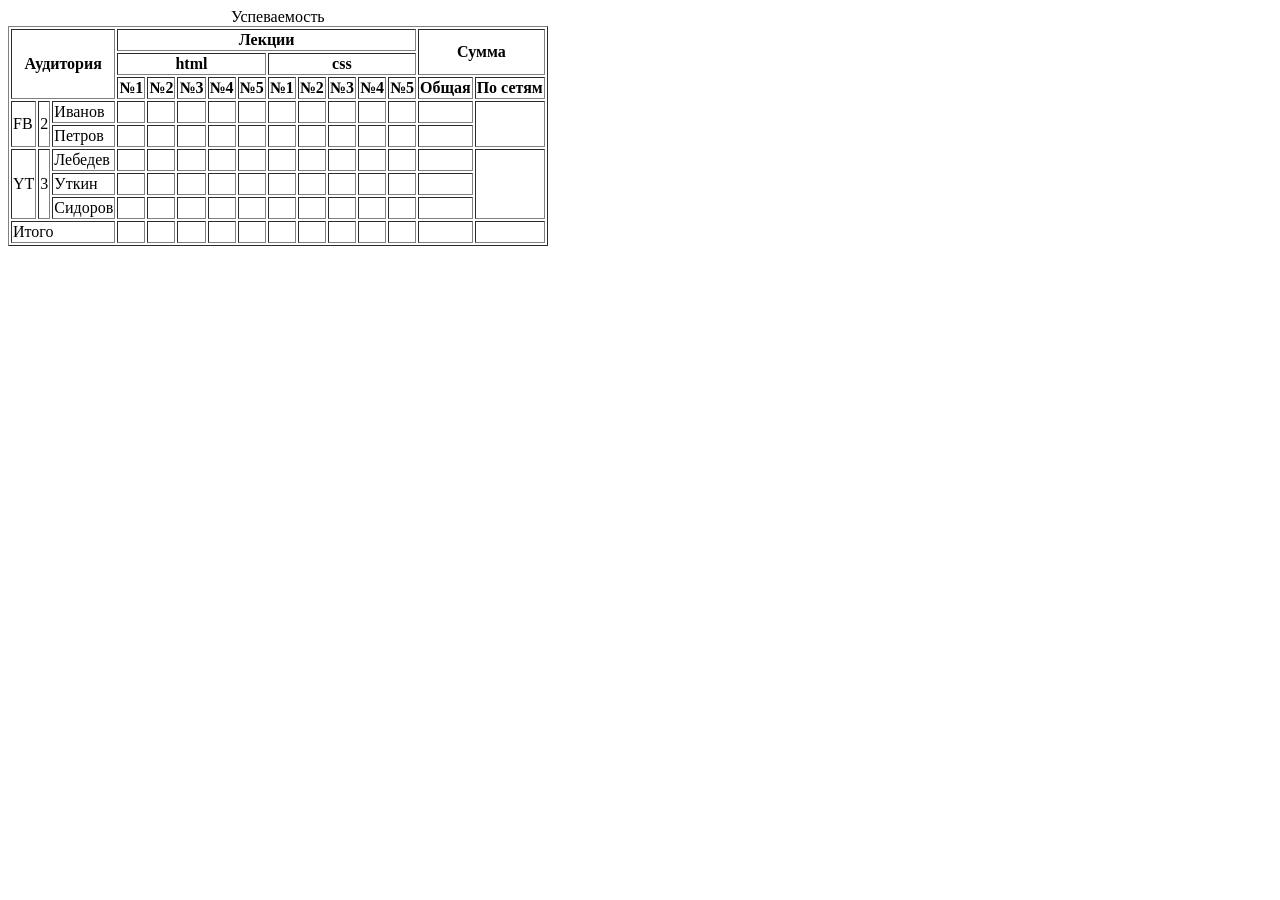
<file: homework2.html>
<!DOCTYPE html>
<html lang="en">
  <head>
    <meta charset="UTF-8" />
    <meta name="viewport" content="width=device-width" , initial-scale="1.0" />
    <title>Успеваемость</title>
  </head>
    <table border="1">
        <caption>Успеваемость</caption>
      <thead>
        <tr>
          <th colspan="3" rowspan="3">Аудитория</th>
          <th colspan="10">Лекции</th>
          <th colspan="2" rowspan="2">Сумма</th>
        </tr>
        <tr>
          <th colspan="5">html</th>
          <th colspan="5">css</th>
        </tr>
        <tr>
          <th>№1</th>
          <th>№2</th>
          <th>№3</th>
          <th>№4</th>
          <th>№5</th>
          <th>№1</th>
          <th>№2</th>
          <th>№3</th>
          <th>№4</th>
          <th>№5</th>
          <th>Общая</th>
          <th>По сетям</th>
        </tr>
      </thead>
      <tbody>
        <tr>
          <td rowspan="2">FB</td>
          <td rowspan="2">2</td>
          <td>Иванов</td>
          <td></td>
          <td></td>
          <td></td>
          <td></td>
          <td></td>
          <td></td>
          <td></td>
          <td></td>
          <td></td>
          <td></td>
          <td></td>
          <td rowspan="2"></td>
        </tr>
          <td>Петров</td>
          <td></td>
          <td></td>
          <td></td>
          <td></td>
          <td></td>
          <td></td>
          <td></td>
          <td></td>
          <td></td>
          <td></td>
          <td></td>
        </tr>
        <tr>
            <td rowspan="3">YT</td>
            <td rowspan="3">3</td>
            <td>Лебедев</td>
            <td></td>
            <td></td>
            <td></td>
            <td></td>
            <td></td>
            <td></td>
            <td></td>
            <td></td>
            <td></td>
            <td></td>
            <td></td>
            <td rowspan="3"></td>
          </tr>
            <td>Уткин</td>
            <td></td>
            <td></td>
            <td></td>
            <td></td>
            <td></td>
            <td></td>
            <td></td>
            <td></td>
            <td></td>
            <td></td>
            <td></td>
          </tr>
        </tr>
        <td>Сидоров</td>
        <td></td>
        <td></td>
        <td></td>
        <td></td>
        <td></td>
        <td></td>
        <td></td>
        <td></td>
        <td></td>
        <td></td>
        <td></td>
      </tr>
    </tr>
    <td colspan="3">Итого</td>
    <td></td>
    <td></td>
    <td></td>
    <td></td>
    <td></td>
    <td></td>
    <td></td>
    <td></td>
    <td></td>
    <td></td>
    <td></td>
    <td></td>
  </tr>
      </tbody>
    </table>
  </body>
</html>
</file>
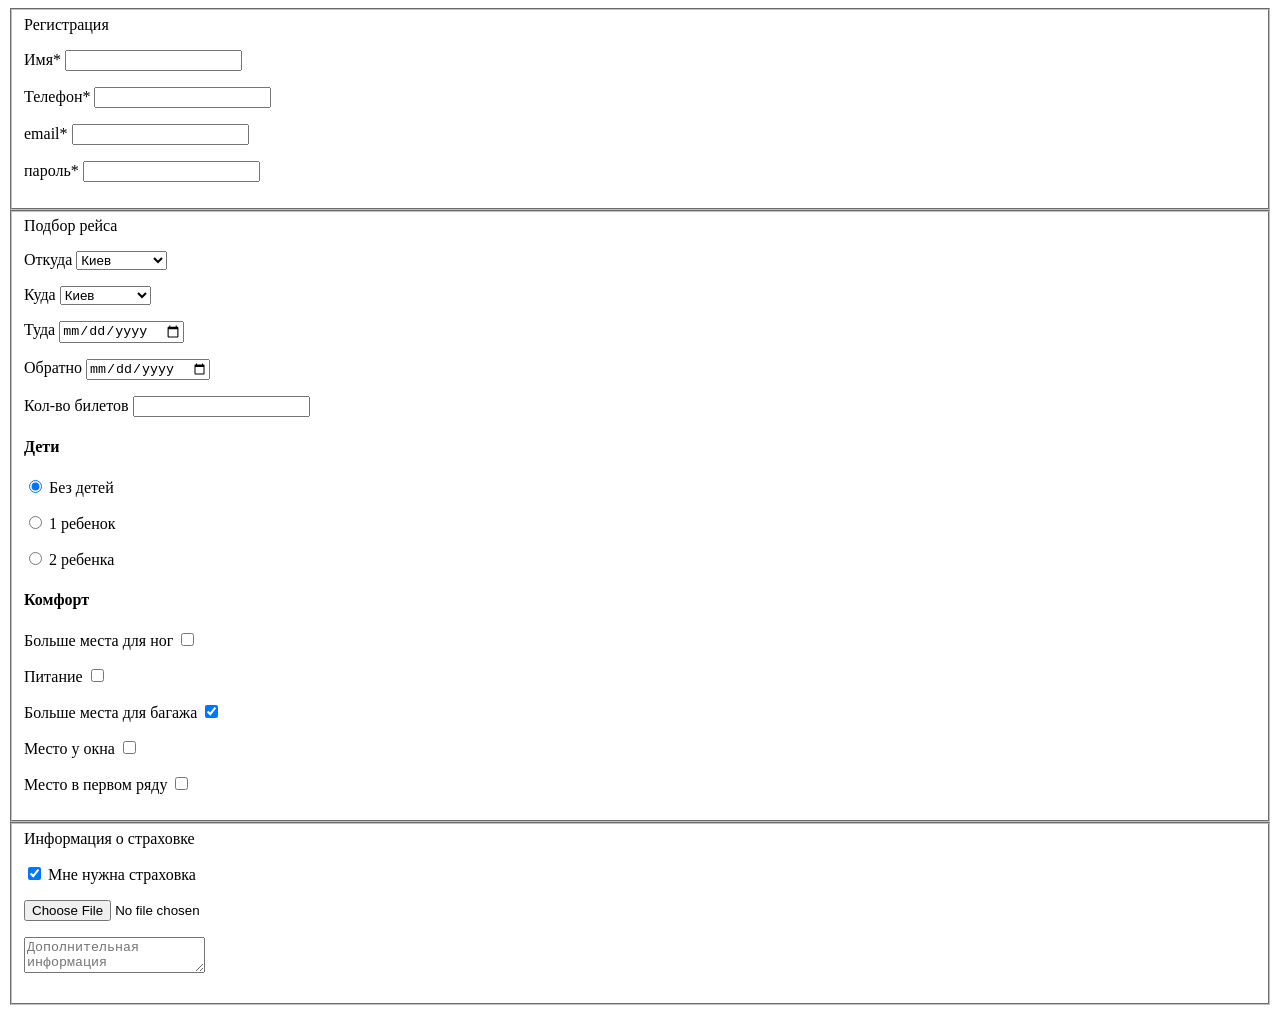
<file: homework3.html>
<!DOCTYPE html>
<html lang="ru">
<head>
    <meta charset="UTF-8">
    <meta name="viewport" content="width=device-width, initial-scale=1.0">
    <title>Билет</title>
</head>
<body>
    <form>
        <fieldset>
        Регистрация
    <p>
       <label>
        Имя*
        <input type="name" name="firstname" required>
    </label>
</p>
<p>
    <label
>        Телефон*
        <input type="tel" name="phone" required>
    </label>
</p>
<p>
    <label>
        email*
        <input type="email" name="email" required>
    </label>
</p>
<p>
    <label>
        пароль*
        <input type="password" name="password" required>
    </label>
</p>
</fieldset>

<fieldset>
    Подбор рейса
<p>
<label>
    Откуда
<select name="where are we going from">
<option value="Kyiv">Киев</option>
<option value="Zaporozhye">Запорожье</option>
<option value="Kharkov">Харьков</option>
<option value="Dnepr">Днепр</option>
</select>
</label>
</p>
<p>
<label>
    Куда
<select name="where are we going">
<option value="Kyiv">Киев</option>
<option value="Zaporozhye">Запорожье</option>
<option value="Kharkov">Харьков</option>
<option value="Dnepr">Днепр</option>
</select>
</label>
</p>
<p>
<label>
    Туда
    <input type="date" name="date">
</label>
</p>
<p>
<label>
    Обратно
    <input type="date" name="date">
</label>
</p>
<p>
<label>
    Кол-во билетов
    <input type="number" name="countpeople">
</label>
</p>
<h4>Дети</h4>
<p>
<label>
    <input type="radio" name="children" value="0 cheldren" checked>
    Без детей
</label>
</p>
<p>
<label>
    <input type="radio" name="children" value="1 cheldren">
    1 ребенок
</label>
</p>
<p>
<label>
    <input type="radio" name="childrens" value="2 cheldren">
    2 ребенка
</label>
</p>
<p>
    <h4>Комфорт</h4>
<label> 
    Больше места для ног
    <input type="checkbox" name="check1">
</label>
</p>
<p>
<label>
    Питание
    <input type="checkbox" name="check2">
</label>
</p>
<p>
<label>
    Больше места для багажа
    <input type="checkbox" name="check3" checked>
</label>
</p>
<p>
<label>
    Место у окна
    <input type="checkbox" name="check4">
</label>
</p>
<p>
<label>
    Место в первом ряду
    <input type="checkbox" name="check5">
</label>
</p>
</fieldset>

<fieldset>
    Информация о страховке
<p>
<label>
    <input type="checkbox" name="check5" checked>
    Мне нужна страховка
</label>
</p>
<input type="file" id="file" name="file">
<p>
<textarea placeholder="Дополнительная информация"></textarea>
</p>
</fieldset>
    </form>
</body>
</html>
</file>
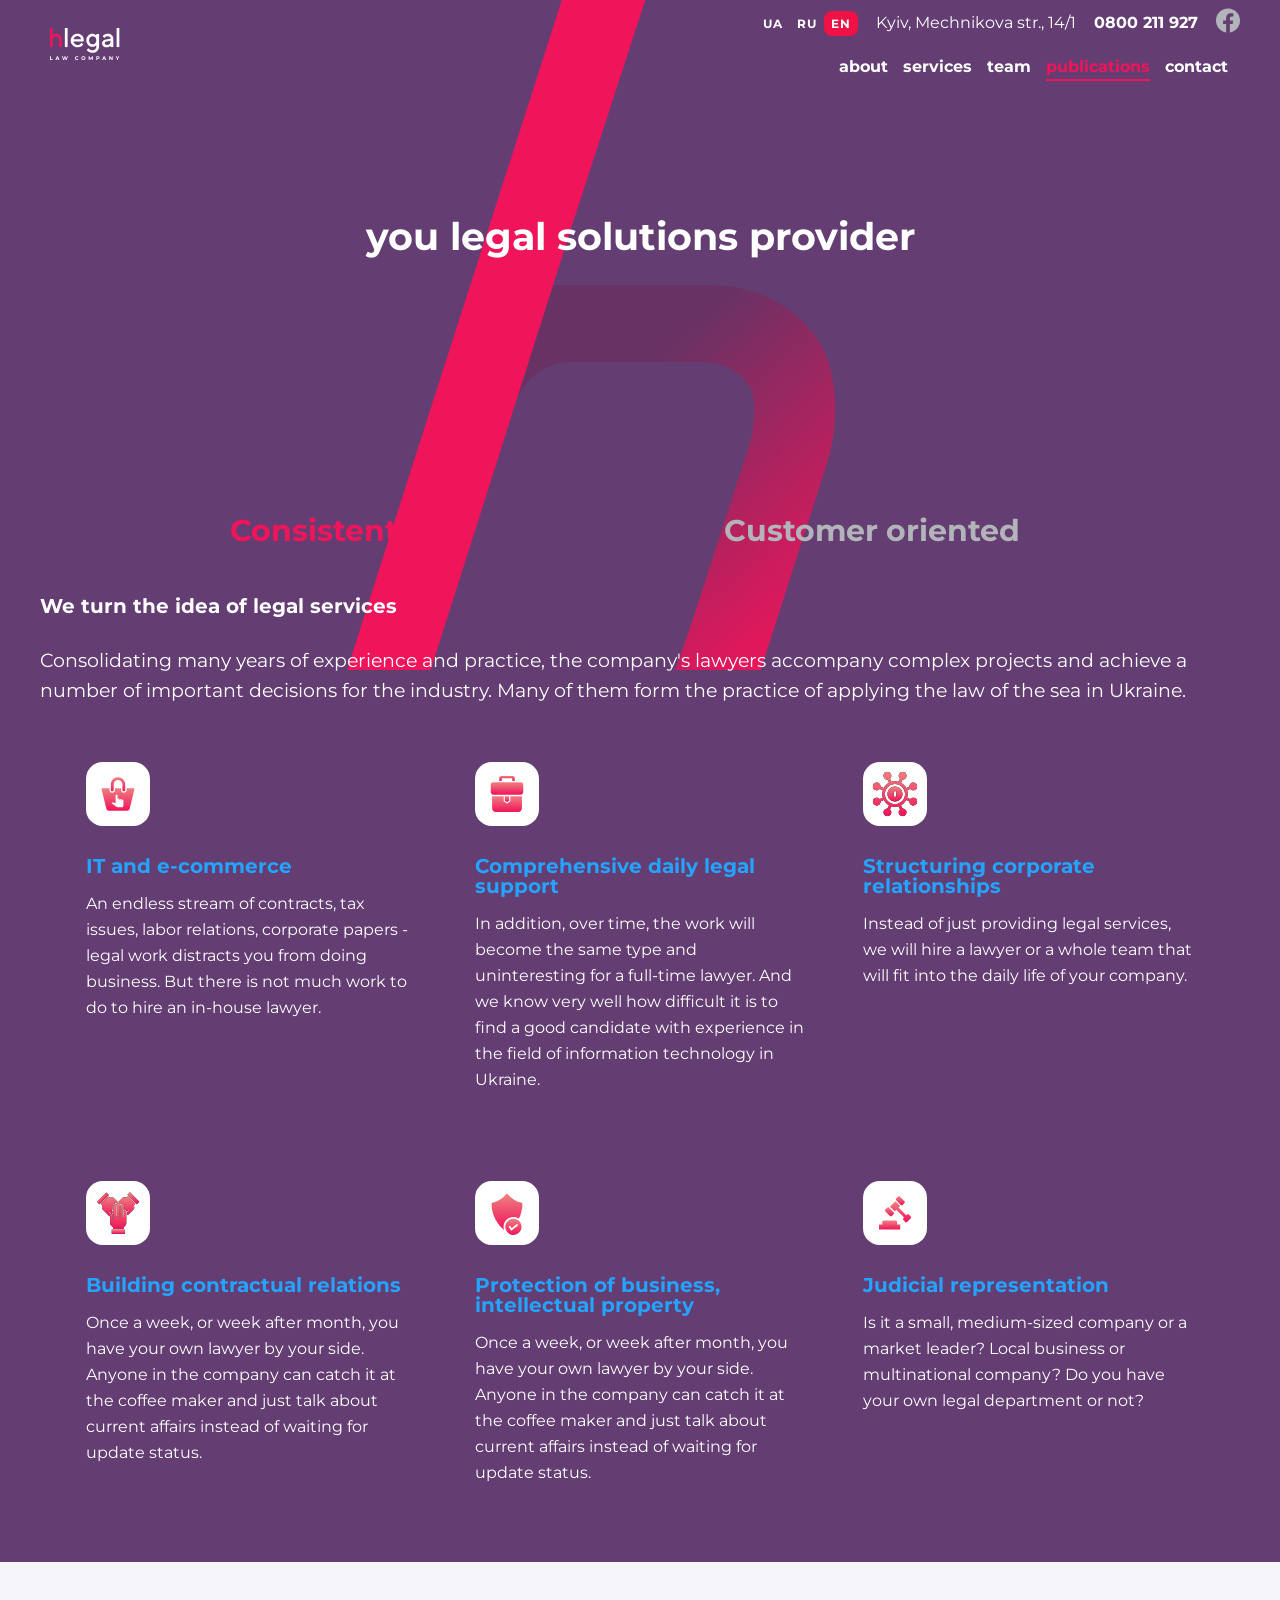
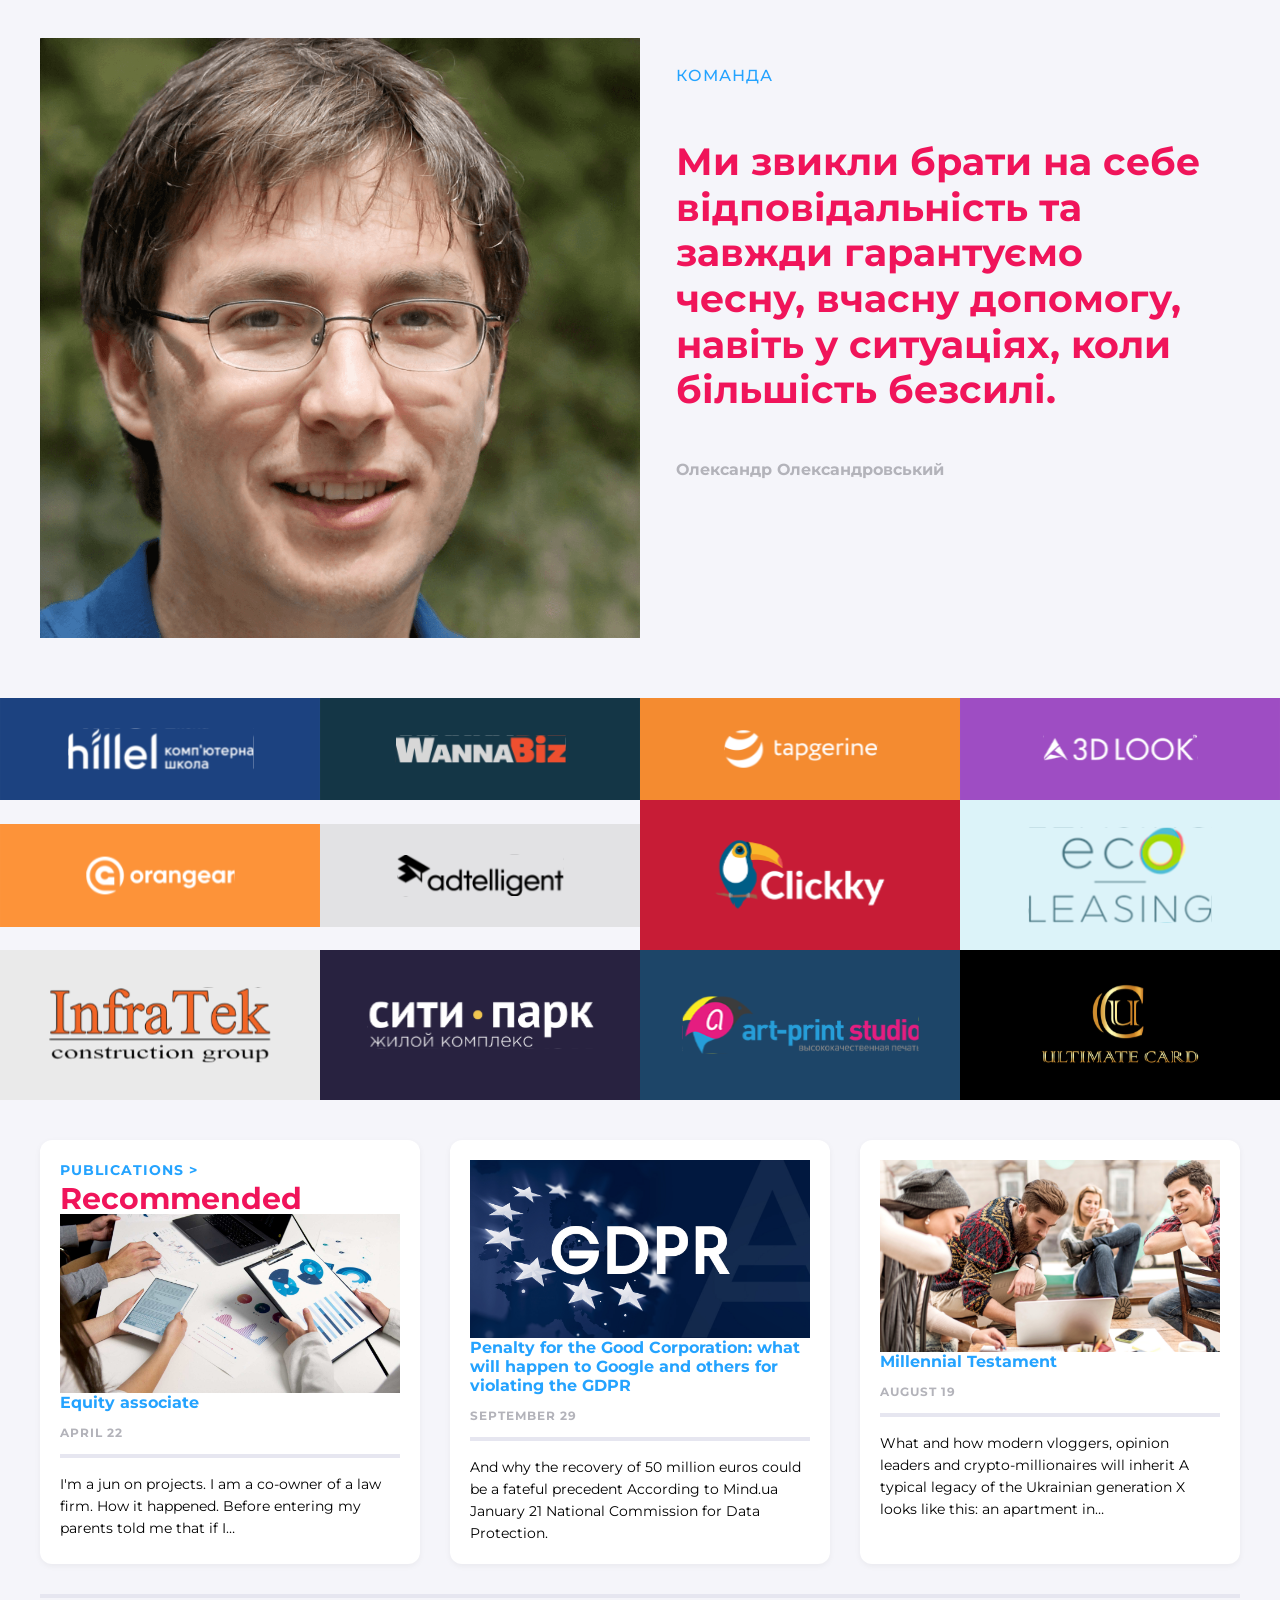
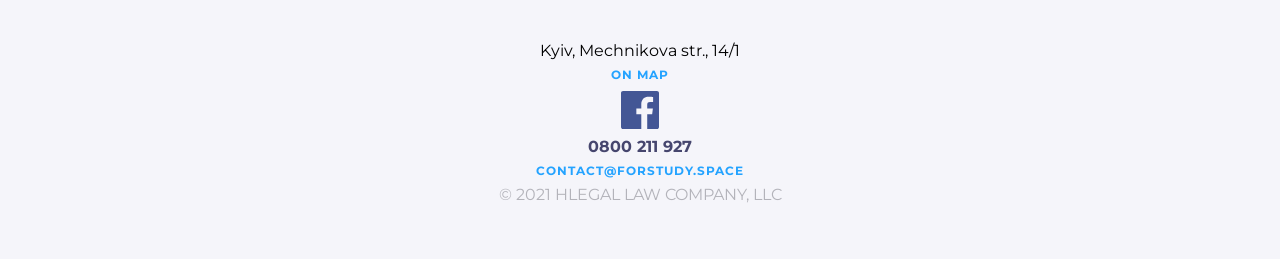
<file: lesson-last/index-2.html>
<!DOCTYPE html>
<html lang="ru">
  <head>
    <meta charset="utf-8" />
    <meta name="viewport" content="width=device-width, initial-scale=1" />
    <link rel="stylesheet" href="css/style.css" />
    <link href="https://fonts.googleapis.com/css?family=Montserrat:400,700&display=swap" rel="stylesheet">
    <title>work-2</title>
  </head>
  <body class="work-two">
    <div class="wrapper">
      <header class="header">
        <div class="header__top header__work-2">
          <ul class="lang">
            <li><a href="#">ua</a></li>
            <li><a href="#">ru</a></li>
            <li><a class="active" href="#">en</a></li>
          </ul>
          <div class="header__adress" style="color: #ffffff">
            Kyiv, Mechnikova str., 14/1
          </div>
          <a class="header__phone" href="tel:0800211927" style="color: #ffffff"
            >0800 211 927</a
          >
          <a href="#" class="header__fb">
            <img src="./img/fb.svg" />
          </a>
        </div>
        <div class="header__logo-box">
          <a class="header__logo-box-two" href="#">
            <img src="./img/logo-2.svg" alt="#" />
          </a>
        </div>
        <nav class="menu">
          <button type="button" class="menu__btn"></button>
          <ul class="menu__list">
            <li><a href="#">about</a></li>
            <li><a href="#">services</a></li>
            <li><a href="#">team</a></li>
            <li><a href="#" class="active">publications</a></li>
            <li><a href="#">contact</a></li>
          </ul>
        </nav>
      </header>
      <main>
          <h1 class="title-work-2">you legal solutions provider</h1>

         <div class="button-container">
  <ul>
    <li><button class="consistent">Consistent</button></li>
    <li><button class="customer-oriented">Customer oriented</button></li>
    <li><button class="innovate">Innovate</button></li>
    <li><button class="business-oriented">Business oriented</button></li>
  </ul>
  <div class="text-content">
    <h3 class="text-content__scroll">We turn the idea of legal services</h3>
    <p class="text-content__bigtext">Consolidating many years of experience and practice, the company's lawyers accompany complex projects and achieve a number of important decisions for the industry. Many of them form the practice of applying the law of the sea in Ukraine.</p>
  </div>
</div>
          

          <div class="block-six">
            <div class="block-six__card">
              <img
                src="./img/icon1.svg"
                alt="IT and e-commerce icon"
                class="block-six__icon"
              />
              <a href="#" class="block-six__link">IT and e-commerce</a>
              <p class="block-six__text">
                An endless stream of contracts, tax issues, labor relations,
                corporate papers - legal work distracts you from doing business.
                But there is not much work to do to hire an in-house lawyer.
              </p>
            </div>

            <div class="block-six__card">
              <img
                src="./img/icon2.svg"
                alt="Comprehensive daily legal support icon"
                class="block-six__icon"
              />
              <a href="#" class="block-six__link"
                >Comprehensive daily legal support</a
              >
              <p class="block-six__text">
                In addition, over time, the work will become the same type and
                uninteresting for a full-time lawyer. And we know very well how
                difficult it is to find a good candidate with experience in the
                field of information technology in Ukraine.
              </p>
            </div>

            <div class="block-six__card">
              <img
                src="./img/icon3.svg"
                alt="Structuring corporate relationships icon"
                class="block-six__icon"
              />
              <a href="#" class="block-six__link"
                >Structuring corporate relationships</a
              >
              <p class="block-six__text">
                Instead of just providing legal services, we will hire a lawyer
                or a whole team that will fit into the daily life of your
                company.
              </p>
            </div>

            <div class="block-six__card">
              <img
                src="./img/icon4.svg"
                alt="Building contractual relations icon"
                class="block-six__icon"
              />
              <a href="#" class="block-six__link"
                >Building contractual relations</a
              >
              <p class="block-six__text">
                Once a week, or week after month, you have your own lawyer by
                your side. Anyone in the company can catch it at the coffee
                maker and just talk about current affairs instead of waiting for
                update status.
              </p>
            </div>

            <div class="block-six__card">
              <img
                src="./img/icon5.svg"
                alt="Protection of business icon"
                class="block-six__icon"
              />
              <a href="#" class="block-six__link"
                >Protection of business, intellectual property</a
              >
              <p class="block-six__text">
                Once a week, or week after month, you have your own lawyer by
                your side. Anyone in the company can catch it at the coffee
                maker and just talk about current affairs instead of waiting for
                update status.
              </p>
            </div>

            <div class="block-six__card">
              <img
                src="./img/icon6.svg"
                alt="Judicial representation icon"
                class="block-six__icon"
              />
              <a href="#" class="block-six__link">Judicial representation</a>
              <p class="block-six__text">
                Is it a small, medium-sized company or a market leader? Local
                business or multinational company? Do you have your own legal
                department or not?
              </p>
            </div>
          </div>
        </div>

        <section class="gray-section">
          <div class="wrapper">
            <div class="block-man">
              <img src="./img/carousel.png" alt="#" class="block-man__img" />
              <div class="block-man__content">
                <a class="block-man__link" href="">Команда</a>
                <h3 class="block-man__title">
                  Ми звикли брати на себе відповідальність та завжди гарантуємо
                  чесну, вчасну допомогу, навіть у ситуаціях, коли більшість
                  безсилі.
                </h3>
                <p>Олександр Олександровський</p>
              </div>
            </div>
          </div>
          <div class="image-block">
              <img src="./img/logo1.svg" alt="#" class="image-block__pic" />
              <img src="./img/logo2.svg" alt="#" class="image-block__pic" />
              <img src="./img/logo3.svg" alt="#" class="image-block__pic" />
              <img src="./img/logo4.svg" alt="#" class="image-block__pic" />
              <img src="./img/logo5.svg" alt="#" class="image-block__pic" />
              <img src="./img/logo6.svg" alt="#" class="image-block__pic" />
              <img src="./img/logo7.svg" alt="#" class="image-block__pic" />
              <img src="./img/logo8.svg" alt="#" class="image-block__pic" />
              <img src="./img/logo9.svg" alt="#" class="image-block__pic" />
              <img src="./img/logo10.svg" alt="#" class="image-block__pic" />
              <img src="./img/logo11.svg" alt="#" class="image-block__pic" />
              <img src="./img/logo12.svg" alt="#" class="image-block__pic" />
            </div>
            <div class="finish">
        <div class="finish__card">
          <a class="finish__publication" href="#">Publications ></a>
          <h2 class="finish__text-red">Recommended</h2>
          <img src="./img/finish-1.png" alt="#" />
          <a class="finish__equity" href="#">Equity associate</a>
          <p class="finish__april">April 22</p>
          <div class="finish__underline"></div>
          <p class="finish__text-basic">
            I'm a jun on projects. I am a co-owner of a law firm. How it
            happened. Before entering my parents told me that if I…
          </p>
        </div>
        <div class="finish__card">
          <img src="./img/big-img.png" alt="#" />
          <a class="finish__equity" href="#"></p>
            Penalty for the Good Corporation: what will happen to Google and
            others for violating the GDPR
          </a>
          <p class="finish__april">September 29</p>
          <div class="finish__underline"></div>
          <p class="finish__text-basic">
            And why the recovery of 50 million euros could be a fateful
            precedent According to Mind.ua January 21 National Commission for
            Data Protection.
          </p>
        </div>
        <div class="finish__card">
          <img src="./img/finish-2.png" alt="#" />
          <a class="finish__equity" href="#">Millennial Testament</a>
          <p class="finish__april">August 19</p>
          <div class="finish__underline"></div>
          <p class="finish__text-basic">
            What and how modern vloggers, opinion leaders and
            crypto-millionaires will inherit A typical legacy of the Ukrainian
            generation X looks like this: an apartment in…
          </p>
        </div>
        <div class="finish__underline"></div>
        <footer class="footer">
          <div class="footer-content">
            <p>Kyiv, Mechnikova str., 14/1</p>
            <a class="footer__blue" href="#">ON MAP</a>
            <a href="#">
              <img src="./img/fb-blue.svg" alt="#" />
            </a>
            <a class="footer__tel" href="tel:+380800211927">0800 211 927</a>
            <a class="footer__blue" href="mailto:contact@forstudy.space"
              >contact@forstudy.space</a
            >
            <p class="footer__last">© 2021 HLEGAL LAW COMPANY, LLC</p>
          </div>
        </footer>
      </div>
        </section>







      </main>
    </div>
  </body>
</html>
</file>
<file: css/style.css>
@font-face {
  font-family: "Cera Pro";
  src: url("../fonts/CeraPro-Italic.woff2") format("woff2");
  font-weight: 400;
  font-style: italic;
}

@font-face {
  font-family: "Cera Pro";
  src: url("../fonts/CeraPro-Regular.woff2") format("woff2");
  font-weight: 400;
  font-style: normal;
}

@font-face {
  font-family: "Cera Pro";
  src: url("../fonts/CeraPro-BoldItalic.woff2") format("woff2");
  font-weight: 700;
  font-style: italic;
}

@font-face {
  font-family: "Cera Pro";
  src: url("../fonts/CeraPro-Bold.woff2") format("woff2");
  font-weight: 700;
  font-style: normal;
}

* {
  box-sizing: border-box;
  margin: 0;
}

.body {
  font-family: "Cera Pro", Tahoma, sans-serif;
}

.wrapper {
  max-width: 1200px;
  width: 100%;
  margin: 0 auto;
}

.header {
  padding-top: 25px;
  border-bottom: 1px solid #46a35880;
  margin-bottom: 18px;
  display: flex;
  align-items: center;
  justify-content: space-between;
}

.menu {
  display: flex;
  align-items: center;
  transition-duration: 300ms;
  transition-property: opacity;
}

.menu a {
  text-decoration: none;
  color: black;
  font-weight: 400;
  padding-bottom: 18px;
  margin-left: 50px;
  border-bottom: 3px solid transparent;
}

.menu a:first-child {
  margin-left: 0;
}

.menu a:hover {
  border-bottom-color: #46a358;
  color: #3d3d3d;
  font-weight: 700;
  opacity: 0.7;
}

.user-actions {
  display: flex;
  align-items: center;
}

.glass {
  margin-bottom: 10px;
  transition-duration: 300ms;
  transition-property: opacity;
}

.glass:hover {
  opacity: 0.7;
}

.basket {
  position: relative;
  display: inline-block;
  margin-left: 30px;
  margin-bottom: 10px;
  transition-duration: 300ms;
  transition-property: opacity;
}

.basket:hover {
  opacity: 0.7;
}

.count {
  color: #ffffff;
  width: 12px;
  height: 12px;
  background-color: #46a358;
  border-radius: 50%;
  display: flex;
  align-items: center;
  justify-content: center;
  position: absolute;
  top: 2px;
  right: -5px;
  font-size: 10px;
}

.enter-button {
  width: 100px;
  height: 35px;
  font-family: inherit;
  color: #ffffff;
  background-color: #46a358;
  font-weight: 500;
  font-size: 16px;
  border: none;
  border-radius: 8px;
  padding: 9px 31px;
  margin-left: 30px;
  margin-bottom: 18px;
  transition-duration: 300ms;
  transition-property: opacity;
}

.enter-button:hover {
  opacity: 0.7;
  cursor: pointer;
}

.sectionblocks {
  background-color: #f5f5f580;
  display: flex;
  margin-bottom: 18px;
}

.block1 {
  width: 713px;
}

.block2 {
  width: 487px;
}

.smalltext {
  color: #3d3d3d;
  font-weight: 500;
  font-size: 16px;
  line-height: 16px;
  text-transform: uppercase;
  padding-top: 62px;
  padding-left: 44px;
}

.main-title {
  color: #3d3d3d;
  font-weight: 900;
  font-size: 70px;
  line-height: 70px;
  text-transform: uppercase;
  width: 610px;
  padding-top: 7px;
  padding-left: 43px;
}

.green {
  color: green;
}

.bigtext {
  color: #727272;
  font-weight: 400;
  font-size: 14px;
  line-height: 24px;
  width: 620px;
  padding-top: 5px;
  padding-left: 43px;
  padding-bottom: 44px;
}

.buttonshop {
  color: #ffffff;
  width: 140px;
  height: 40px;
  background-color: #46a358;
  display: inline-flex;
  align-items: center;
  justify-content: center;
  font-weight: 700;
  font-size: 16px;
  border: none;
  border-radius: 8px;
  text-transform: uppercase;
  margin-left: 43px;
  margin-bottom: 85px;
  cursor: pointer;
  transition-duration: 300ms;
  transition-property: opacity;
}

.buttonshop:hover {
  opacity: 0.7;
}

.bars {
  display: flex;
  flex-wrap: wrap;
}

.left-bar {
  width: 285px;
  background-color: #fbfbfb;
  margin-top: 12px;
}

.right-bar {
  position: relative;
  width: 915px;
  display: flex;
  flex-direction: column;
}

.right-bar-top {
  margin-left: 20px;
  margin-top: 18px;
  margin-bottom: 31px;
  display: flex;
  justify-content: space-between;
  align-items: center;
}

.enter-tab {
  background: none;
  border: none;
  padding: 0;
  color: #3d3d3d;
  font-weight: 400;
  font-size: 15px;
  cursor: pointer;
  text-decoration: none;
  border-bottom: 2px solid transparent;
  transition-duration: 300ms;
  transition-property: opacity;
}

.enter-tab:hover {
  color: #46a358;
  border-bottom: 2px solid #46a358;
  opacity: 0.7;
}

.plants {
  margin-right: 40px;
}

.arrivals {
  margin-right: 42px;
}

.top-select {
  display: flex;
  align-items: center;
}

.text-sort {
  color: #3d3d3d;
  font-weight: 400;
  font-size: 15px;
  margin-right: 32px;
}

.goods {
  display: flex;
  flex-wrap: wrap;
}

.item {
  width: 285px;
  padding-top: 20px;
  display: flex;
  flex-direction: column;
  align-items: center;
  margin-bottom: 65px;
  margin-left: 20px;
  background-color: #fbfbfb;
  position: relative;
}

.item-image {
  height: 276px;
  position: relative;
  display: flex;
  align-items: center;
  justify-content: center;
  background-color: #fbfbfb;
}

.item-icons {
  position: absolute;
  bottom: 15px;
  left: 50%;
  transform: translateX(-50%);
  display: flex;
  gap: 15px;
  opacity: 0;
}

.item-icons a {
  width: 35px;
  height: 35px;
  background-color: #fff;
  border-radius: 50%;
  display: flex;
  align-items: center;
  justify-content: center;
}

.item:hover .item-icons {
  opacity: 1;
}

.item-image img {
  max-width: 100%;
  height: auto;
}

.discount {
  position: absolute;
  top: 0;
  left: 0;
  width: 80px;
  height: 29px;
  background-color: #46a358;
  color: #ffffff;
  font-size: 16px;
  font-weight: 500;
  display: flex;
  align-items: center;
  justify-content: center;
}

.item .about {
  align-self: stretch;
  text-align: left;
}

.item .about p {
  color: #3d3d3d;
  padding-top: 12px;
  padding-bottom: 6px;
  font-weight: 400;
  font-size: 16px;
}

.item .about a {
  color: #46a358;
  font-weight: 700;
  font-size: 18px;
  text-decoration: none;
  transition-duration: 300ms;
  transition-property: opacity;
}

.item .about a:hover {
  opacity: 0.7;
}

.category-list {
  list-style: none;
  font-weight: 400px;
  font-size: 15px;
  line-height: 40px;
  padding-left: 0;
}

.category-item {
  display: flex;
  justify-content: space-between;
  align-items: center;
  padding: 0 22px 0 27px;
  height: 40px;
  margin-bottom: 0;
}

.left-bar .category-name a,
.left-bar .category-number a {
  color: #4e4c4c;
  font-size: 15px;
  line-height: 40px;
  text-decoration: none;
  transition-duration: 300ms;
  transition-property: opacity;
}

.left-bar .category-name a {
  font-weight: 400;
}

.left-bar .category-number a {
  font-weight: 400;
}

.category-item:hover .category-name a,
.category-item:hover .category-number a {
  color: #46a358;
  font-weight: 700;
  opacity: 0.7;
}

.title {
  font-weight: 700;
  font-size: 18px;
  padding-left: 16px;
  padding-top: 14px;
  padding-bottom: 7px;
}

.paginator {
  display: flex;
  justify-content: flex-end;
  margin-top: 20px;
  margin-bottom: 100px;
}

.paginator a {
  color: #3d3d3d;
  width: 35px;
  height: 35px;
  text-align: center;
  font-weight: 300;
  font-size: 18px;
  text-decoration: none;
  border: 1px solid #e5e5e5;
  border-radius: 4px;
  margin-left: 10px;
  display: flex;
  align-items: center;
  justify-content: center;
  transition-duration: 300ms;
  transition-property: opacity;
}

.paginator a:hover {
  background-color: #46a358;
  color: white;
  border-color: #e5e5e5;
  opacity: 0.7;
}

.paginator a:hover svg path {
  stroke: #ffffff;
}

.paginator a.active {
  background-color: #e5e5e5;
}

.menu-02 {
  list-style: none;
  display: flex;
  padding: 0;
}

.menu-02 > li {
  position: relative;
  margin-right: 10px;
}

.menu-02 > li:last-child {
  margin-right: 0;
}

.menu-02 a {
  text-decoration: none;
  padding: 20px;
  display: block;
  color: #000;
}

.submenu,
.submenu-right {
  display: none;
  position: absolute;
  background-color: #edf6ee;
  z-index: 1;
  padding: 0;
  list-style: none;
  width: 188px;
}

.menu-02 > li:hover > .submenu {
  display: block;
  top: calc(100% + 18px);
  left: 0;
}

.submenu li {
  position: relative;
}

.submenu li.has-submenu:hover > .submenu-right {
  display: block;
  top: -300%;
  left: 100%;
  z-index: 2;
}

.submenu a {
  display: block;
  padding: 12px 20px;
  text-decoration: none;
  color: #000;
}

.submenu a:hover {
  background-color: #1a712a;
  color: #ffffff;
}

.menu-02 ul::before {
  content: "";
  width: 100%;
  height: 25px;
  background-color: transparent;
  display: block;
  position: absolute;
  left: 0;
  top: -20px;
}

.two-flowers {
  display: flex;
  width: 100%;
  justify-content: space-between;
}

.flower-block-01,
.flower-block-02 {
  width: 50%;
}

.content-blocks {
  display: flex;
  align-items: center;
  background-color: #fbfbfb;
}

.flower-block-01:first-child {
  margin-right: 21px;
}

.content-blocks img {
  width: 285px;
  height: 292px;
  object-fit: contain;
  mix-blend-mode: multiply;
}

.text-content {
  width: 50%;
  text-align: right;
  display: flex;
  flex-direction: column;
  align-items: flex-end;
}

.text-content h2 {
  font-weight: 900;
  font-size: 18px;
  line-height: 24px;
  text-transform: uppercase;
  padding-right: 20px;
}

.text-content p {
  font-weight: 400;
  font-size: 14px;
  line-height: 24px;
  letter-spacing: 0%;
  padding-right: 20px;
  padding-top: 21px;
}

.button-find-more {
  width: 140px;
  height: 40px;
  font-family: inherit;
  color: #ffffff;
  background-color: #46a358;
  font-weight: 500;
  font-size: 14px;
  border: none;
  border-radius: 8px;
  margin-top: 23px;
  margin-right: 20px;
  cursor: pointer;
  transition-duration: 300ms;
  transition-property: opacity;
}

.button-find-more:hover {
  opacity: 0.7;
}

.block-text-04 {
  display: flex;
  flex-direction: column;
  align-items: center;
  margin-top: 162px;
}

.block-text-04 h2 {
  font-weight: 700;
  font-size: 30px;
  line-height: 16px;
  margin-bottom: 20px;
  margin-left: 15px;
}

.block-text-04 p {
  font-weight: 400;
  font-size: 14px;
  line-height: 24px;
  margin-bottom: 35px;
}

.block-flowers-04 {
  display: flex;
  width: 100%;
  justify-content: space-between;
  align-items: center;
  margin-bottom: 100px;
}

.flowers-04 {
  display: flex;
}

.blog-card {
  width: 25%;
  margin-left: 20px;
  background-color: #fbfbfb;
}

.blog-card:first-child {
  margin-left: 0;
}

.text-september {
  color: #46a358;
  font-weight: 500;
  font-size: 14px;
  line-height: 16px;
  text-decoration: none;
  padding-top: 15px;
  padding-left: 15px;
}

.cactus {
  color: #3d3d3d;
  font-weight: 700;
  font-size: 20px;
  line-height: 26px;
  padding-left: 15px;
}

.cacti-succulents {
  color: #727272;
  font-weight: 400;
  font-size: 14px;
  line-height: 22px;
  padding-left: 15px;
}

.a-read-more {
  text-decoration: none;
  color: #3d3d3d;
  font-weight: 500;
  font-size: 14px;
  line-height: 16px;
  padding-left: 15px;
  padding-bottom: 15px;
}

.last-img-block {
  width: 100%;
  display: flex;
  justify-content: space-between;
  background-color: #fbfbfb;
  padding-top: 45px;
}

.last-img-block h2 {
  color: #3d3d3d;
  font-weight: 700;
  font-size: 17px;
  line-height: 16px;
  padding-bottom: 15px;
  margin-top: 10px;
}

.last-img-block p {
  color: #727272;
  font-weight: 400;
  font-size: 14px;
  line-height: 22px;
  padding-bottom: 23px;
}

.last-img-bigtext {
  color: #727272;
  font-weight: 400;
  font-size: 13px;
  line-height: 22px;
  padding-top: 17px;
}

.last-img-block {
  display: flex;
}

.last-img-block > div:not(:first-child):not(:last-child) {
  margin-left: 90px;
}

.last-img-block > div:last-child {
  margin-left: 185px;
}

.block-email h2 {
  padding-bottom: 22px;
}

.email-signup {
  display: flex;
  border-radius: 4px;
  overflow: hidden;
  width: 354px;
}

.email-signup button {
  background-color: #46a358;
  color: white;
  padding: 12px 34px;
  border: none;
  font-weight: bold;
  cursor: pointer;
  transition-duration: 300ms;
  transition-property: opacity;
}

.email-signup button:hover {
  opacity: 0.7;
}

.email-signup input {
  flex: 1;
  padding: 12px;
  border: none;
  outline: none;
  font-size: 14px;
  line-height: 16px;
  color: #acacac;
}

.green-block {
  display: flex;
  height: 88px;
  align-items: center;
  background-color: #46a3581a;
  width: 150vw;
  position: relative;
  left: 50%;
  transform: translateX(-50%);
  box-sizing: border-box;
  justify-content: center;
}

.green-block__inner {
  display: flex;
  width: 90%;
  max-width: 1200px;
  min-width: 600px;
  align-items: center;
  gap: 85px;
  box-sizing: border-box;
}

.contact-item {
  color: #3d3d3d;
  display: flex;
  align-items: center;
  text-decoration: none;
  font-weight: 400;
  font-size: 14px;
  line-height: 22px;
}

.contact-item img {
  width: 20px;
  height: 20px;
  margin-right: 8px;
}

.footer-block {
  display: flex;
  justify-content: space-between;
  align-items: flex-start;
  background-color: #f8f8f8;
  width: 100%;
  box-sizing: border-box;
  padding-top: 30px;
  padding-bottom: 10px;
  padding-right: 50px;
}

.footer-section {
  flex: 1;
  min-width: 0;
  margin-right: 20px;
}

.footer-section:last-child {
  margin-right: 120px;
}

.footer-section h3 {
  color: #3d3d3d;
  font-weight: 700;
  font-size: 18px;
  line-height: 16px;
  padding-bottom: 13px;
}

.footer-section ul {
  list-style: none;
  padding: 0;
  margin: 0;
}

.footer-section ul li {
  color: #3d3d3d;
  font-weight: 400;
  font-size: 14px;
  line-height: 30px;
}

.footer-section ul li a {
  text-decoration: none;
  color: #3d3d3d;
  transition-duration: 300ms;
  transition-property: opacity;
}

.footer-section ul li a:hover {
  color: #46a358;
  opacity: 0.7;
}

.social-media {
  display: flex;
  gap: 10px;
}

.social-media li {
  display: flex;
  align-items: center;
  justify-content: center;
  width: 30px;
  height: 30px;
  background-color: #46a3581a;
  border-radius: 4px;
  transition-duration: 300ms;
  transition-property: opacity;
}

.social-media li:hover {
  opacity: 0.7;
}

.social-media li img {
  width: 15px;
  height: 15px;
}

.footer-section p {
  margin: 0;
  color: #3d3d3d;
  font-weight: 700;
  font-size: 18px;
  line-height: 16px;
}

.footer-section .payment-icons {
  display: flex;
}

.footer-section .payment-icons img {
  width: 224px;
  height: 26px;
  margin-left: 125px;
}

.footer-section {
  margin-right: 0;
  margin-bottom: 20px;
}

.footer-section:last-child {
  margin-bottom: 0;
}

.accept {
  margin-top: 30px;
  margin-left: 38px;
}

.end-text {
  font-weight: 400;
  font-size: 14px;
  line-height: 30px;
  display: flex;
  justify-content: center;
}

.last-h3 {
  margin-left: 38px;
}

.slider-range {
  width: 200px;
  position: relative;
  height: 4px;
  background: rgba(70, 163, 88, 0.2);
  border-radius: 2px;
  margin: 25px 0;
  margin-left: 20px;
}

.slider-track {
  position: absolute;
  height: 100%;
  width: 100%;
  background: rgba(70, 163, 88, 0.2);
  border-radius: 2px;
}

.slider-line {
  position: absolute;
  height: 100%;
  background-color: #46a358;
  border-radius: 2px;
}

.slider-btn {
  position: absolute;
  top: 50%;
  transform: translate(-50%, -50%);
  width: 21px;
  height: 21px;
  background-color: #46a358;
  border: 3px solid white;
  border-radius: 50%;
  cursor: pointer;
  z-index: 1;
}

.price-range {
  font-weight: 700;
  font-size: 18px;
  line-height: 16px;
  margin-left: 20px;
  margin-top: 35px;
}

.slider-price {
  display: flex;
  align-items: center;
  margin-left: 30px;
  margin-top: 15px;
}

.slider-price p {
  color: #3d3d3d;
  font-weight: 400;
  font-size: 15px;
  line-height: 16px;
}

.slider-price a {
  color: #46a358;
  font-weight: 400;
  font-size: 15px;
  line-height: 16px;
  text-decoration: none;
  transition-duration: 300ms;
  transition-property: opacity;
}

.filter {
  width: 90px;
  height: 35px;
  font-family: inherit;
  color: #ffffff;
  background-color: #46a358;
  font-weight: 500;
  font-size: 16px;
  border: none;
  border-radius: 8px;
  padding: 8px 25px;
  margin-left: 30px;
  margin-top: 14px;
  transition-duration: 300ms;
  transition-property: opacity;
}

.filter:hover {
  opacity: 0.7;
  cursor: pointer;
}

.bannersale {
  margin-top: 19px;
}

@media (max-width: 991px) {
  .wrapper {
    padding: 0 15px;
  }

  .header {
    flex-direction: column;
    align-items: flex-start;
    gap: 15px;
  }

  .menu {
    flex-direction: column;
    align-items: flex-start;
    width: 100%;
  }

  .menu a {
    margin-left: 0;
    padding: 10px 0;
  }

  .user-actions {
    flex-wrap: wrap;
    gap: 10px;
  }

  .sectionblocks {
    flex-direction: column;
    align-items: center;
    text-align: center;
  }

  .block1,
  .block2 {
    width: 100%;
  }

  .block2 img {
    display: block;
    margin: 0 auto;
  }

  .main-title,
  .bigtext,
  .smalltext {
    padding-left: 0;
    width: 100%;
    text-align: center;
  }

  .buttonshop {
    margin-left: 0;
    margin: 0 auto;
    display: block;
  }

  .bars {
    flex-direction: column;
  }

  .left-bar,
  .right-bar {
    width: 100%;
  }

  .bannersale {
    display: block;
    margin: 20px auto;
  }

  .right-bar-top {
    flex-direction: row;
    justify-content: space-between;
    flex-wrap: wrap;
    gap: 10px;
  }

  .tor-filter {
    display: flex;
    flex-wrap: wrap;
    gap: 10px;
  }

  .top-select {
    display: flex;
    align-items: center;
    gap: 10px;
  }

  .goods {
    justify-content: center;
  }

  .item {
    margin-left: 0;
  }

  .flowers-04 {
    flex-wrap: wrap;
    justify-content: center;
    gap: 20px;
  }

  .blog-card {
    width: calc(50% - 10px);
    margin-left: 0;
  }

  .block-text-04 h2,
  .block-text-04 p {
    text-align: center;
  }

  .two-flowers,
  .block-flowers-04,
  .last-img-block {
    flex-direction: column;
    gap: 20px;
  }

  .flower-block-01,
  .flower-block-02,
  .last-img-block > div {
    width: 100%;
  }

  .text-content {
    text-align: left;
    align-items: flex-start;
  }
  .last-img-block {
    flex-direction: column;
    align-items: center;
    text-align: center;
    gap: 30px;
  }

  .last-img {
    display: flex;
    justify-content: center;
    margin-bottom: 10px;
  }

  .block-email {
    text-align: center;
    padding: 0 15px;
  }

  .block-email h2 {
    font-size: 18px;
    margin-bottom: 15px;
  }

  .email-signup {
    flex-direction: column;
    width: 100%;
    align-items: center;
  }

  .email-signup input {
    width: 100%;
    max-width: 300px;
    margin-bottom: 10px;
  }

  .email-signup button {
    width: 150px;
    padding: 10px 20px;
    font-size: 14px;
  }

  .last-img-bigtext {
    font-size: 13px;
    line-height: 20px;
    margin-top: 15px;
    text-align: center;
  }

  .green-block__inner {
    display: flex;
    flex-wrap: wrap;
    justify-content: space-between;
    align-items: center;
    gap: 15px;
    flex-direction: row;
  }

  .green-block__inner .logo {
    flex-shrink: 0;
  }

  .contact-item {
    white-space: nowrap;
    display: flex;
    align-items: center;
    gap: 6px;
  }

  .footer-block {
    display: flex;
    flex-wrap: wrap;
    justify-content: space-between;
    gap: 20px;
  }

  .footer-section:nth-child(1),
  .footer-section:nth-child(2),
  .footer-section:nth-child(3) {
    width: calc(33.333% - 13.333px);
    min-width: 180px;
  }

  .footer-section:nth-child(4) {
    width: 100%;
  }

  .paginator {
    justify-content: center;
  }
}

.last-img-block > div {
  width: 100%;
  margin-left: 0 !important;
}

.last-img {
  display: flex;
  justify-content: center;
  margin-bottom: 10px;
}

.last-img-block h2,
.last-img-block p {
  text-align: center;
  margin: 0 auto;
  max-width: 300px;
}

.block-email {
  text-align: center;
  padding: 0 15px;
  max-width: 100%;
}

.block-email h2 {
  font-size: 18px;
  margin-bottom: 15px;
}

.email-signup {
  flex-direction: column;
  width: 100%;
  align-items: center;
}

.email-signup input {
  width: 100%;
  max-width: 300px;
  margin-bottom: 10px;
}

.email-signup button {
  width: 150px;
  padding: 10px 20px;
  font-size: 14px;
}

.last-img-bigtext {
  font-size: 13px;
  line-height: 20px;
  margin-top: 15px;
  text-align: center;
  max-width: 320px;
  margin-left: auto;
  margin-right: auto;
  white-space: normal;
}

.header {
  display: flex;
  justify-content: space-between;
  align-items: center;
  flex-wrap: nowrap;
}

.menu {
  flex: 1;
  display: flex;
  justify-content: center;
  align-items: center;
  min-width: 0;
}

.menu-02 {
  display: flex;
  justify-content: center;
  align-items: center;
  width: auto;
  padding: 0;
  margin: 0 auto;
}

.menu-02 li {
  flex: 0 0 auto;
}
@media (max-width: 540px) {
  .green-block__inner {
    display: flex;
    flex-direction: row;
    flex-wrap: wrap;
    justify-content: center;
    align-items: center;
    gap: 10px;
    text-align: center;
  }

  .logo {
    flex: 0 0 30%;
  }

  .contact-item:nth-child(2) {
    flex: 0 0 52%;
  }

  .contact-item:nth-child(3) {
    flex: 0 0 38%;
  }

  .contact-item:nth-child(4) {
    flex: 0 0 42%;
  }

  .contact-item {
    display: flex;
    align-items: center;
  }
}

@media (max-width: 320px) {
  .wrapper {
    padding: 0 10px;
    display: flex;
    justify-content: center;
  }

  .sectionblocks {
    flex-direction: column;
    align-items: center;
    text-align: center;
    width: 100%;
  }

  .block1,
  .block2 {
    width: 100%;
  }

  .main-title,
  .bigtext,
  .smalltext {
    padding-left: 0;
    width: 100%;
    text-align: center;
  }

  .buttonshop {
    margin-left: 0;
    margin: 0 auto;
    display: block;
  }

  .bars {
    flex-direction: column;
    justify-content: center;
  }

  .left-bar,
  .right-bar {
    width: 100%;
  }

  .right-bar-top {
    flex-direction: column;
    justify-content: flex-start;
    gap: 10px;
  }

  .tor-filter {
    display: flex;
    flex-wrap: wrap;
    gap: 8px;
    justify-content: center;
  }

  .top-select {
    display: flex;
    align-items: center;
    gap: 8px;
    justify-content: center;
  }

  .goods {
    justify-content: center;
    width: 100%;
  }

  .item {
    margin-left: 0;
    display: flex;
    justify-content: center;
  }

  .flowers-04 {
    flex-wrap: wrap;
    justify-content: center;
    gap: 15px;
    width: 100%;
  }

  .blog-card {
    width: 100%;
    margin-left: 0;
    display: block;
    text-align: center;
  }

  .block-text-04 h2,
  .block-text-04 p {
    text-align: center;
  }

  .two-flowers,
  .block-flowers-04,
  .last-img-block {
    flex-direction: column;
    gap: 15px;
    align-items: center;
    text-align: center;
  }

  .flower-block-01,
  .flower-block-02,
  .last-img-block > div {
    width: 100%;
    display: flex;
    justify-content: center;
    flex-direction: column;
  }

  .last-img-block {
    flex-direction: column;
    align-items: center;
    text-align: center;
    gap: 20px;
    width: 100%;
  }

  .last-img {
    display: flex;
    justify-content: center;
    margin-bottom: 8px;
  }

  .green-block__inner {
    display: flex;
    flex-wrap: wrap;
    align-items: center;
    width: 100%;
  }

  .green-block__inner .logo {
    flex-shrink: 0;
  }

  .contact-item {
    white-space: nowrap;
    display: flex;
    align-items: center;
    gap: 5px;
    justify-content: center;
  }

  .footer-block {
    display: flex;
    flex-wrap: wrap;
    justify-content: center;
    align-items: center;
    gap: 15px;
    width: 100%;
    flex-direction: column;
  }

  .footer-section:nth-child(1),
  .footer-section:nth-child(2),
  .footer-section:nth-child(3) {
    width: 100%;
    min-width: 160px;
    text-align: center;
  }

  .footer-section:nth-child(4) {
    width: 100%;
  }

  .footer-section h3 {
    color: #3d3d3d;
    font-weight: 700;
    font-size: 16px;
    line-height: 14px;
    padding-bottom: 10px;
  }

  .footer-section ul li {
    color: #3d3d3d;
    font-weight: 400;
    font-size: 12px;
    line-height: 18px;
    text-align: center;
  }

  .footer-section ul li a {
    text-decoration: none;
    color: #3d3d3d;
  }

  .social-media {
    display: flex;
    gap: 8px;
    justify-content: center;
  }

  .social-media li {
    display: flex;
    align-items: center;
    justify-content: center;
    width: 25px;
    height: 25px;
    background-color: #46a3581a;
    border-radius: 4px;
  }

  .social-media li img {
    width: 13px;
    height: 13px;
  }

  .slider-range {
    width: 160px;
    height: 3px;
  }

  .slider-btn {
    width: 18px;
    height: 18px;
  }

  .price-range {
    font-weight: 600;
    font-size: 16px;
    line-height: 14px;
    margin-left: 15px;
  }

  .slider-price {
    margin-left: 20px;
    margin-top: 10px;
  }

  .slider-price p {
    color: #3d3d3d;
    font-weight: 400;
    font-size: 12px;
  }

  .filter {
    width: 80px;
    height: 30px;
    font-weight: 500;
    font-size: 14px;
    border-radius: 6px;
    padding: 6px 20px;
    margin-left: 20px;
    margin-top: 10px;
  }

  .filter:hover {
    opacity: 0.7;
    cursor: pointer;
  }

  .bannersale {
    margin-top: 16px;
  }
}
</file>
<file: lesson-last/css/style.css>
@charset "UTF-8";
* {
  box-sizing: border-box;
  margin: 0;
}

html,
body {
  height: 100%;
  font-family: "Montserrat", sans-serif;
}

body.work-two {
  background-color: rgb(100, 62, 114);
  background-image: url(../img/back-h.svg);
  background-repeat: no-repeat;
  background-position: top;
  background-size: 600px 375px;
  height: 100vh;
}

.gray-section {
  background-color: rgb(245, 245, 250);
  min-height: 100vh;
  position: relative;
  z-index: 1;
  width: 100%;
  padding: 60px 0;
}

@media (min-width: 768px) {
  body.work-two {
    background-size: 1024px 768px;
  }
}
@media (min-width: 1024px) {
  body.work-two {
    background-size: 768px 670px;
  }
}
.wrapper {
  max-width: 1230px;
  min-width: 320px;
  margin: 0 auto;
  padding: 0 15px;
}

.header {
  display: grid;
  grid-template-columns: 1fr auto;
  grid-template-rows: min-content min-content;
  position: relative;
}

.header__top {
  grid-column: 1/-1;
  display: flex;
  justify-content: space-between;
  align-items: center;
  background-color: rgb(245, 245, 250);
  margin: 0 -10px;
  padding: 0 10px;
  height: 45px;
}

.header__work-2 {
  background-color: rgba(245, 245, 250, 0.2);
}

.work-two .menu__list a {
  color: white;
}

.work-two .menu__list {
  background-color: transparent;
}

.work-two .lang a {
  color: white;
}

.header__adress,
.header__fb {
  display: none;
}

.header__phone {
  color: rgb(179, 179, 186);
  font-weight: 700;
  font-size: 16px;
  line-height: 100%;
  letter-spacing: 0%;
  text-align: right;
  text-transform: uppercase;
  text-decoration: none;
}

.lang {
  display: flex;
  align-items: center;
  padding: 0;
  list-style: none;
  margin-left: 15px;
}

.lang a {
  color: #838384;
  text-align: center;
  font-weight: 700;
  font-size: 12px;
  font-style: normal;
  font-weight: 700;
  line-height: normal;
  letter-spacing: 1px;
  text-transform: uppercase;
  text-decoration: none;
  padding: 5px 7px;
  border-radius: 8px;
}

.lang a:hover {
  background-color: #f5f5fa;
}

.lang a.active {
  color: #ffffff;
  background-color: #f01145;
}

.header__logo-box {
  display: flex;
  align-items: center;
}

.header__breadcrumbs {
  color: #323264;
  font-weight: 400;
  font-size: 20px;
  line-height: 100%;
  letter-spacing: 0%;
  display: flex;
  align-items: center;
}

.header__breadcrumbs::before {
  content: "";
  background-image: url("../img/slash.svg");
  width: 12px;
  height: 26px;
}

.header__logo-box-two img {
  display: block;
  padding: 15px 10px;
}

.menu__btn {
  cursor: pointer;
  background-image: url("../img/menu-btn.svg");
  background-color: transparent;
  border: none;
  width: 32px;
  height: 33px;
  margin: 12px;
}

.work-two .menu__btn {
  background-image: url("../img/menu-btn-2.svg");
}

.menu__btn.active {
  background-image: url("../img/close.svg");
}

.menu__list {
  position: absolute;
  width: 100%;
  right: 0;
  top: 52px;
  background-color: #ffffff;
  list-style: none;
  padding: 12px;
  display: none;
}

.menu__list a {
  color: rgb(36, 163, 255);
  text-decoration: none;
  font-weight: normal;
}

.menu__list a.active {
  color: rgb(240, 20, 90);
  font-weight: bold;
  border-bottom: 2px solid rgb(240, 20, 90);
  padding-bottom: 3px;
}

@media (min-width: 768px) {
  .header {
    grid-template-columns: 1fr;
    grid-template-rows: min-content min-content min-content;
  }
  .header__top {
    justify-content: flex-start;
    gap: 18px;
    background: none;
  }
  .header__adress,
  .header__fb {
    display: block;
  }
  .menu__btn {
    display: none;
  }
  .menu__list {
    color: rgb(36, 163, 255);
    display: block;
    position: static;
    display: flex;
    align-items: center;
    gap: 15px;
  }
  .menu__list a {
    text-decoration: none;
    color: rgb(36, 163, 255);
    font-weight: 700;
    font-size: 16px;
    line-height: 100%;
    letter-spacing: 0%;
    text-align: right;
  }
}
@media (min-width: 992px) {
  .header {
    grid-template-columns: 1fr min-content;
    grid-template-rows: min-content min-content;
  }
  .header__top {
    grid-column: 2/-1;
  }
  .header__logo-box {
    grid-row: 1/-1;
  }
  .header__phone,
  .header__adress {
    white-space: nowrap;
  }
  .menu {
    justify-self: end;
  }
}
.page__img {
  display: block;
  margin: 30px auto;
  width: 100%;
  height: auto;
  border-radius: 12px;
}

.page__text-1 {
  color: rgb(50, 50, 100);
  font-weight: 700;
  font-size: 20px;
  line-height: 100%;
  letter-spacing: 0%;
  margin-bottom: 15px;
}

.page__text-2 {
  color: rgb(179, 179, 186);
  font-weight: 700;
  font-size: 12px;
  line-height: 100%;
  letter-spacing: 1px;
  text-transform: uppercase;
}

.page__text-1,
.page__text-2 {
  text-align: left;
}

.underline {
  width: 100%;
  height: 4px;
  background-color: rgb(230, 230, 240);
  margin-top: 30px;
  margin-bottom: 30px;
}

.page__text-big {
  font-weight: 400;
  font-size: 16px;
  line-height: 26px;
  letter-spacing: 0%;
}

.red-text {
  color: rgb(240, 20, 90);
  font-weight: 700;
  font-size: 30px;
  line-height: 100%;
  letter-spacing: 0%;
  margin-top: 30px;
}

.text-two {
  color: rgb(70, 70, 110);
  font-weight: 700;
  font-size: 16px;
  line-height: 100%;
  letter-spacing: 0%;
  margin-top: 95px;
  margin-bottom: 15px;
}

.text-two__one,
.text-two__two {
  font-weight: 400;
  font-size: 18px;
  line-height: 26px;
  letter-spacing: 0%;
  padding-left: 30px;
}

.advertising-text {
  color: rgb(179, 179, 186);
  font-weight: 400;
  font-size: 14px;
  line-height: 22px;
  letter-spacing: 0%;
  text-align: center;
  margin-top: 15px;
}

.text-two__two {
  margin-top: 15px;
  margin-bottom: 30px;
}

.text-three {
  font-weight: 400;
  font-size: 16px;
  line-height: 26px;
  letter-spacing: 0%;
  margin-bottom: 30px;
}

.advertising {
  display: block;
  margin: 0 auto;
  width: 315px;
  max-width: 1200px; /* Limits the maximum width to 1200px */
  height: auto; /* Maintains aspect ratio */
}

.text-four,
.text-five {
  font-weight: 400;
  font-size: 16px;
  line-height: 26px;
  letter-spacing: 0%;
  margin-top: 30px;
}

.blue-text {
  color: rgb(50, 50, 100);
  font-weight: 700;
  font-size: 16px;
  line-height: 100%;
  letter-spacing: 0%;
  margin-top: 30px;
  margin-bottom: 15px;
}

@media (max-width: 767px) {
  .red-text {
    display: none;
  }
}
@media (min-width: 768px) {
  .page__img {
    border-radius: 16px;
  }
  .advertising {
    width: 640px; /* Full viewport width */
    max-width: 100%; /* Remove max-width restriction */
    height: auto; /* Maintain aspect ratio */
  }
  .advertising-text {
    color: rgb(179, 179, 186);
    font-weight: 400;
    font-size: 14px;
    line-height: 22px;
    letter-spacing: 0%;
    text-align: center;
  }
}
.title-work-2 {
  font-weight: 700;
  font-size: 38px;
  line-height: 100%;
  letter-spacing: 0%;
  text-align: center;
  margin-top: 130px;
  margin-bottom: 240px;
  color: white;
}

@media (min-width: 1024px) {
  .advertising {
    width: 640px;
    max-width: 100%; /* Чтобы не выходило за пределы экрана */
    height: auto; /* Сохраняет пропорции изображения */
  }
}
.social-links {
  display: flex;
  gap: 10px;
  margin-bottom: 60px;
}

.social-link {
  display: flex;
  justify-content: center;
  align-items: center;
  width: 42px;
  height: 42px;
  background-color: rgb(245, 245, 250);
  border-radius: 12px;
  text-decoration: none;
}

.social-link img {
  width: 24px;
  height: 24px;
}

.finish img {
  display: block;
  margin: 0;
  width: 100%;
  height: auto;
  margin-top: 30px;
  margin-bottom: 30px;
  -o-object-fit: contain;
     object-fit: contain;
}

.finish {
  background-color: transparent; /* Убираем фоновый цвет, он в ::before */
  width: 100%; /* Остаёмся в пределах враппера для содержимого */
  margin: 0; /* Убираем отрицательные отступы */
  padding: 40px 0;
  display: flex;
  flex-direction: column;
  gap: 30px;
  position: relative; /* Для позиционирования псевдоэлемента */
}

.finish::before {
  content: "";
  position: absolute;
  top: 0;
  left: 50%; /* Центрируем относительно области просмотра */
  transform: translateX(-50%); /* Компенсируем смещение для выравнивания */
  width: 100vw; /* Полная ширина области просмотра */
  height: 100%; /* Полная высота секции */
  background-color: rgb(245, 245, 250); /* Серый фон */
  z-index: -1; /* Помещаем фон за содержимым */
}

.finish__card {
  background-color: white; /* белый фон карточки */
  padding: 20px;
  border-radius: 12px;
  max-width: 360px;
  box-shadow: 0 2px 6px rgba(0, 0, 0, 0.05);
  text-align: left;
}

.finish__publication {
  color: rgb(36, 163, 255);
  font-weight: 700;
  font-size: 14px;
  line-height: 100%;
  letter-spacing: 1px;
  text-transform: uppercase;
  text-decoration: none;
}

.finish__text-red {
  color: rgb(240, 20, 90);
  font-weight: 700;
  font-size: 30px;
  line-height: 100%;
  letter-spacing: 0%;
  margin-top: 5px;
}

.finish__equity {
  color: rgb(36, 163, 255);
  font-weight: 700;
  font-size: 16px;
  line-height: 100%;
  letter-spacing: 0%;
  text-decoration: none;
}

.finish__april {
  color: rgb(179, 179, 186);
  font-weight: 700;
  font-size: 12px;
  line-height: 100%;
  letter-spacing: 1px;
  text-transform: uppercase;
  margin-top: 15px;
  margin-bottom: 15px;
}

.finish__underline {
  width: 100%;
  height: 4px;
  background-color: rgb(230, 230, 240);
  margin-bottom: 15px;
}

.finish__text-basic {
  font-weight: 400;
  font-size: 14px;
  line-height: 22px;
  letter-spacing: 0%;
}

@media (min-width: 768px) {
  .finish {
    background-color: transparent;
    width: 100%;
    margin: 0;
    padding: 40px 20px;
    flex-direction: row;
    flex-wrap: wrap;
    gap: 20px;
    justify-content: center;
    position: relative;
  }
  .finish::before {
    content: "";
    position: absolute;
    top: 0;
    left: 50%;
    transform: translateX(-50%);
    width: 100vw;
    height: 100%;
    background-color: rgb(245, 245, 250);
    z-index: -1;
  }
  .finish__card {
    max-width: none;
    width: calc(50% - 10px);
  }
  .finish__card:nth-child(3) {
    width: 100%;
  }
  .finish img {
    margin-top: 0;
    margin-bottom: 0;
  }
}
@media (min-width: 992px) {
  .finish {
    width: 100%;
    margin: 0;
    padding: 40px;
    display: flex;
    flex-wrap: wrap;
    gap: 30px;
    justify-content: center;
    box-sizing: border-box;
    position: relative;
  }
  .finish::before {
    content: "";
    position: absolute;
    top: 0;
    left: 50%;
    transform: translateX(-50%);
    width: 100vw;
    height: 100%;
    background-color: rgb(245, 245, 250);
    z-index: -1;
  }
  .finish__card {
    flex: 0 1 calc(33.333% - 20px);
    max-width: calc(33.333% - 20px);
    box-sizing: border-box;
    padding: 20px;
    margin: 0;
  }
  .finish__card:nth-child(3) {
    width: calc(33.333% - 20px);
  }
  .finish img {
    margin-top: 0;
    margin-bottom: 0;
    width: 100%;
    height: auto;
    -o-object-fit: contain;
       object-fit: contain;
  }
}
.footer {
  background-color: rgb(245, 245, 250);
  width: 100vw;
  margin-left: calc(-50vw + 50%);
  margin-right: calc(-50vw + 50%);
  text-align: center;
}

.footer-content {
  display: flex;
  flex-direction: column;
  align-items: center;
  gap: 10px;
}

.footer-content img {
  width: 38px;
  height: 38px;
  margin: 0 auto;
}

.footer p {
  font-weight: 400;
  font-size: 16px;
  line-height: 100%;
  letter-spacing: 0%;
}

.footer__blue {
  color: rgb(36, 163, 255);
  font-weight: 700;
  font-size: 12px;
  line-height: 100%;
  letter-spacing: 1px;
  text-transform: uppercase;
  text-decoration: none;
}

.footer__tel {
  color: rgb(70, 70, 110);
  font-weight: 700;
  font-size: 16px;
  line-height: 100%;
  letter-spacing: 0%;
  text-align: right;
  text-decoration: none;
}

.footer__last {
  color: rgb(179, 179, 186);
  font-weight: 400;
  font-size: 16px;
  line-height: 100%;
  letter-spacing: 0px;
  text-align: center;
}

.bussines {
  width: 100%;
  max-width: 800px;
  margin: 30px auto;
  padding: 40px;
  display: flex;
  flex-direction: column;
  align-items: stretch;
  gap: 30px;
}

.bussines__menu-link {
  text-decoration: none;
  color: rgb(179, 179, 186);
}

.bussines__menu {
  display: flex;
  flex-direction: row;
  gap: 20px;
  justify-content: center;
  list-style: none;
  padding: 0;
  margin: 0;
  flex-wrap: wrap;
}

.bussines__menu-item {
  margin: 0;
}

.bussines__content {
  flex-grow: 1;
}

.bussines__title {
  color: white;
  font-weight: 700;
  font-size: 24px;
  margin-bottom: 20px;
}

.bussines__text {
  color: white;
  font-weight: 400;
  font-size: 16px;
  line-height: 28px;
  white-space: normal;
}

@media (min-width: 768px) {
  .bussines {
    flex-direction: row;
    align-items: flex-start;
  }
  .bussines__menu {
    flex-direction: column;
    gap: 30px;
    justify-content: flex-start;
    flex-shrink: 0;
  }
  .bussines__title {
    font-size: 30px;
  }
  .bussines__menu-link {
    color: rgb(179, 179, 186);
    font-weight: 700;
    font-size: 38px;
    line-height: 100%;
    letter-spacing: 0%;
    text-align: right;
  }
  .bussines__text {
    font-size: 19px;
    line-height: 30px;
  }
}
@media (min-width: 1024px) {
  .bussines {
    width: 100%;
    max-width: 800px;
    margin: 50px auto;
    padding: 40px;
    display: flex;
    flex-direction: row;
    align-items: stretch;
  }
  .bussines__menu-link {
    color: rgb(179, 179, 186);
    font-weight: 700;
    font-size: 38px;
    line-height: 100%;
    letter-spacing: 0%;
    text-align: right;
  }
  .bussines__menu {
    display: flex;
    flex-direction: column;
    gap: 30px;
    list-style: none;
    padding: 0;
    margin: 0;
    flex-shrink: 0;
  }
  .bussines__menu-item {
    margin-bottom: 15px;
  }
  .bussines__menu-link {
    text-decoration: none;
    color: rgb(179, 179, 186);
    font-weight: 700;
    font-size: 38px;
    line-height: 100%;
    letter-spacing: 0%;
    text-align: right;
  }
  .bussines__content {
    flex-grow: 1;
  }
  .bussines__title {
    color: white;
    font-weight: 700;
    font-size: 30px;
    line-height: 100%;
    letter-spacing: 0%;
    margin-bottom: 30px;
  }
  .bussines__text {
    color: rgb(255, 255, 255);
    font-weight: 400;
    font-size: 19px;
    line-height: 30px;
    letter-spacing: 0%;
  }
}
.services {
  font-weight: 700;
  font-size: 14px;
  line-height: 100%;
  letter-spacing: 1px;
  text-transform: uppercase;
  text-decoration: none;
  color: rgb(36, 163, 255);
}

.blockred-text {
  font-weight: 700;
  font-size: 30px;
  line-height: 100%;
  letter-spacing: 0%;
  color: rgb(240, 20, 90);
  margin-bottom: 30px;
}

.block-six {
  display: flex;
  flex-direction: column;
  gap: 30px;
  align-items: flex-start;
}

.block-six__card {
  display: flex;
  flex-direction: column;
  align-items: flex-start;
  text-align: left;
  border-radius: 24px;
  padding: 14px;
  width: 100%;
}

.block-six__icon {
  width: 92px;
  height: 92px;
  margin-bottom: 30px;
}

.block-six__link {
  font-weight: 700;
  font-size: 22px;
  line-height: 100%;
  letter-spacing: 0%;
  color: rgb(36, 163, 255);
  text-decoration: none;
  margin-bottom: 15px;
}

.block-six__link:hover {
  text-decoration: underline;
}

.block-six__text {
  color: rgb(255, 255, 255);
  font-weight: 400;
  font-size: 16px;
  line-height: 26px;
  letter-spacing: 0%;
}

@media (min-width: 768px) {
  .block-six {
    flex-direction: row;
    flex-wrap: wrap;
    justify-content: space-between;
  }
  .block-six__card {
    width: calc(50% - 15px);
    margin-bottom: 30px;
  }
}
@media (min-width: 1024px) {
  .block-six {
    padding: 32px;
    flex-direction: row;
    flex-wrap: wrap;
    justify-content: space-between;
  }
  .block-six__card {
    width: calc(33.333% - 20px);
    margin-right: 0;
    margin-bottom: 30px;
  }
  .block-six__icon {
    width: 64px;
    height: 64px;
  }
  .block-six__link {
    font-size: 20px;
  }
  .block-six__text {
    font-size: 16px;
  }
}
.block-man {
  display: flex;
  flex-direction: column;
  align-items: center;
  text-align: center;
  gap: 12px;
}

.block-man__img {
  width: 100vw;
  max-width: 100vw;
  display: block;
  margin: 0 calc(-1 * (100vw - 100%) / 2); /* выравниваем по краям экрана */
  -o-object-fit: cover;
     object-fit: cover;
}

.block-man__content {
  padding: 0 12px;
  text-align: left; /* Добавлено */
}

.block-man__link {
  font-size: 13px;
  margin-bottom: 6px;
  display: inline-block;
  color: #007bff;
  text-decoration: none;
  font-weight: 700;
  font-size: 14px;
  line-height: 100%;
  letter-spacing: 1px;
  text-transform: uppercase;
}

.block-man__title {
  color: rgb(240, 20, 90);
  font-size: 14px;
  line-height: 1.4;
  margin-bottom: 8px;
  font-weight: 700;
  font-size: 30px;
  line-height: 100%;
  letter-spacing: 0%;
  margin-bottom: 30px;
}

.gray-section {
  padding: 16px 0;
}

.block-man p {
  color: rgb(179, 179, 186);
  font-weight: 700;
  font-size: 16px;
  line-height: 100%;
  letter-spacing: 0%;
  margin-bottom: 60px;
}

@media (max-width: 768px) {
  .block-man__img {
    width: 100%;
    max-width: none;
    height: auto;
    -o-object-fit: cover;
       object-fit: cover;
    padding: 60px 60px 30px 60px;
  }
}
@media (min-width: 1024px) {
  .block-man {
    display: flex;
    flex-direction: row;
    align-items: flex-start;
    justify-content: flex-start;
    text-align: left;
    margin-top: 60px;
  }
  .block-man__img {
    width: 50%;
    max-width: none;
    margin: 0;
    padding: 0;
    -o-object-fit: cover;
       object-fit: cover;
    display: block;
    align-self: flex-start;
    margin-bottom: 60px;
  }
  .block-man__content {
    width: 50%;
    padding: 0 24px;
    display: flex;
    flex-direction: column;
    justify-content: space-between; /* Распределение по вертикали */
    text-align: left;
    height: 100%; /* нужно для корректного распределения */
    min-height: 500px; /* или подстрой под нужную высоту */
  }
  .block-man__link {
    font-size: 16px;
    font-weight: 500;
    color: rgb(36, 163, 255);
    text-decoration: none;
    padding-top: 30px;
  }
  .block-man__title {
    color: rgb(240, 20, 90);
    font-weight: 700;
    font-size: 38px;
    line-height: 120%;
    letter-spacing: 0%;
    text-align: left;
    margin: 40px 0;
  }
  .block-man__content p {
    font-weight: 700;
    font-size: 16px;
    line-height: 100%;
    letter-spacing: 0%;
    color: rgb(179, 179, 186);
    text-align: left;
  }
}
.image-block {
  display: flex;
  flex-wrap: wrap;
  margin: 0;
  padding: 0;
}

/* По умолчанию: 1 в ряд, показываем только первые 6 */
.image-block__pic {
  display: block;
  width: 100%;
  height: auto;
  -o-object-fit: contain;
     object-fit: contain;
  margin: 0;
  padding: 0;
}

/* Скрываем с 7-й по 12-ю */
.image-block__pic:nth-child(n+7) {
  display: none;
}

/* === От 768px: показываем ВСЕ 12, 3 в ряд === */
@media (min-width: 768px) {
  .image-block__pic {
    width: 33.3333%;
  }
  /* ВОТ ЭТО ГЛАВНОЕ: вернуть display */
  .image-block__pic:nth-child(n+7) {
    display: block;
  }
}
/* === От 1024px: 4 в ряд === */
@media (min-width: 1024px) {
  .image-block__pic {
    width: 25%;
  }
}
.button-container {
  display: flex;
  flex-direction: column;
  align-items: flex-start;
  gap: 10px;
  padding: 10px 0;
  width: 100%;
}
.button-container ul {
  display: flex;
  list-style: none;
  padding: 0;
  margin: 0;
  flex-direction: row;
  max-width: 100%;
  overflow-x: auto;
  -webkit-overflow-scrolling: touch;
  scroll-behavior: smooth;
  gap: 30px;
}
.button-container li {
  flex: 1 1 50%; /* Две кнопки в ряд */
  min-width: 50%;
}

/* Общий стиль "псевдо-кнопок" */
.consistent,
.customer-oriented,
.innovate,
.business-oriented {
  all: unset; /* Убирает стили кнопки */
  display: block;
  background: none; /* Без фона */
  padding: 10px;
  cursor: pointer;
  text-align: center;
  width: 100%; /* Растягивается по ширине li */
  font-weight: 700;
  font-size: 30px;
  line-height: 100%;
  letter-spacing: 0%;
  color: rgb(179, 179, 186);
  white-space: nowrap;
}

.consistent {
  color: rgb(240, 20, 90);
}

.text-content__bigtext {
  color: rgb(255, 255, 255);
  font-weight: 400;
  font-size: 19px;
  line-height: 30px;
  letter-spacing: 0%;
}

/* Можно добавить hover, если нужно визуальное действие */
.consistent:hover,
.customer-oriented:hover,
.innovate:hover,
.business-oriented:hover {
  text-decoration: underline;
}

.text-content__scroll {
  color: rgb(255, 255, 255);
  font-weight: 700;
  font-size: 20px;
  line-height: 100%;
  letter-spacing: 0%;
  margin-top: 30px;
  margin-bottom: 30px;
}/*# sourceMappingURL=style.css.map */
</file>
<file: lesson6/css/style.css>
* {
  margin: 0;
}

.body {
  font-family: Tahoma, sans-serif;
}

.wrapper {
  width: 1200px;
  margin: 0 auto;
}

.header {
  padding-top: 25px;
  border-bottom: 1px solid #46a35880;
  margin-bottom: 12px;
  display: flex;
  align-items: center;
  justify-content: space-between;
}

.menu a {
  text-decoration: none;
  color: black;
  font-weight: 400;
  padding-bottom: 22px;
  margin-left: 50px;
  border-bottom: 3px solid transparent;
}

.menu a:first-child {
  margin-left: 0;
}

.menu a:hover {
  border-bottom-color: green;
  color: #3d3d3d;
  font-weight: 700;
}

.enter {
  font-family: inherit;
  color: #ffffff;
  background-color: #46a358;
  font-weight: 500;
  font-size: 16px;
  line-height: 100%;
  letter-spacing: 0%;
  border: none;
  border-radius: 8px;
  padding: 9px 31px;
  margin-left: auto;
  margin-bottom: 18px;
}

.sectionblocks {
  background-color: #f5f5f580;
  display: flex;
}

.block1 {
  width: 708px;
}

.block2 {
  width: 457px;
}

.smalltext {
  color: #3d3d3d;
  font-weight: 500;
  font-size: 14px;
  line-height: 16px;
  letter-spacing: 10%;
  text-transform: uppercase;
  margin: 7px;
  padding: 68px 465px 7px 43px;
}

.title {
  color: #3d3d3d;
  font-weight: 900;
  font-size: 70px;
  line-height: 70px;
  letter-spacing: 0%;
  text-transform: uppercase;
  width: 580px;
  margin: 5px;
  padding: 0 143px 5px 40px;
}

.green {
  color: green;
}

.bigtext {
  color: #727272;
  font-weight: 400;
  font-size: 14px;
  line-height: 24px;
  letter-spacing: 0%;
  width: 525px;
  padding: 0 113px 43px 44px;
}

.buttonshop {
  font-family: inherit;
  color: #ffffff;
  background-color: #46a358;
  white-space: nowrap;
  display: inline-flex;
  align-items: center;
  justify-content: center;
  font-weight: 700;
  font-size: 16px;
  line-height: 20px;
  letter-spacing: 0%;
  border: none;
  border-radius: 8px;
  margin: 0 532px 85px 41px;
  padding: 11px 27px 9px 26px;
  text-transform: uppercase;
}

.logo {
  margin-right: 244px;
  padding-bottom: 18px;
}
</file>
<file: lesson7/css/style.css>
* {
  box-sizing: border-box;
  margin: 0;
}

.body {
  font-family: Tahoma, sans-serif;
}

.wrapper {
  margin: 0 auto;
  width: 1200px;
}

.clearfix::after {
  content: "";
  clear: both;
  display: table;
}

.left-bar {
  width: 285px;
  float: left;
  background-color: #fbfbfb;
  margin-top: 46px;
}

.right-bar {
  width: 915px;
  float: left;
  margin-top: 46px;
}

.right-bar-top {
  margin-left: 20px;
}

.tor-filter {
  float: left;
}

.top-select {
  float: right;
  display: flex;
}

.item {
  float: left;
  width: 285px;
  margin-left: 20px;
  margin-bottom: 70px;
  padding-top: 20px;
  background-color: #fbfbfb;
  height: 350px;
}

.item-image {
  height: 285px; /* Задаем фиксированную высоту для контейнера изображения */
  display: flex;
  align-items: center;
  justify-content: center;}

  .item img {
    display: block;
    max-width: 100%;
    height: auto;
    margin: 0 auto;
  }

.item .about p {
  color: #3d3d3d;
  margin-top: 12px;
  font-weight: 400;
  font-size: 16px;
}

.item .about a {
  color: #46a358;
  font-weight: 700;
  font-size: 18px;
}

.category-name {
  float: left;
  width: 200px;
  padding: 0 0 0 27px;
  line-height: 40px;
}

.category-number {
  width: 50px;
  float: right;
  padding: 0 22px 0 0;
  line-height: 40px;
  text-align: right;
}

.title {
  font-weight: 700;
  font-size: 18px;
  padding: 14px 182px 7px 16px;
}

.left-bar ul {
  padding: 0;
  list-style: none;
}

.left-bar .category-name a {
  color: #4e4c4c;
  font-weight: 700;
  font-size: 15px;
  line-height: 40px;
  text-decoration: none;
}

.left-bar .category-number a {
  color: #4e4c4c;
  font-weight: 400;
  font-size: 15px;
  line-height: 40px;
  text-decoration: none;
}

.category-item:hover .category-name a,
.category-item:hover .category-number a {
  color: #46a358;
}

.enter {
  color: #3d3d3d;
  background: none;
  border: none;
  padding: 0;
  font-weight: 400;
  font-size: 15px;
  cursor: pointer;
  text-decoration: none;
  border-bottom: 2px solid transparent; /* добавлено */
}

.enter:hover {
  color: #46a358;
  border-bottom: 2px solid #46a358;
}
.plants {
  margin: 0 40px 38px 0;
}

.arrivals {
  margin: 0 42px 38px 0;
}

.sale {
  margin: 0 410px 38px 0;
}

.text-sort {
  color: #3d3d3d;
  font-weight: 400;
  font-size: 15px;
  margin-right: 8px;
}

.paginator {
  display: flex;
  float: right;
  margin-top: 20px;
}

.paginator a {
  color: #3d3d3d;
  width: 35px;
  height: 35px;
  text-align: center;
  font-weight: 300;
  font-size: 18px;
  text-decoration: none;
  border: 1px solid #e5e5e5;
  border-radius: 4px;
  margin-left: 10px;
  margin-bottom: 100px;
  display: flex;
  align-items: center;
  justify-content: center;
}

.paginator a.active {
  background-color: white;
}

.paginator a:hover {
  background-color: #46a358;
  color: white;
  border-color: #e5e5e5;
}
</file>
<file: lesson7/maket/lesson7/css/style.css>
* {
  box-sizing: border-box;
  margin: 0;
}

.body {
  font-family: Tahoma, sans-serif;
}

.wrapper {
  margin: 0 auto;
  width: 1200px;
}

.bars {
  display: flex;
  flex-wrap: wrap;
}

.left-bar {
  width: 285px;
  background-color: #fbfbfb;
  margin-top: 46px;
  flex-shrink: 0;
}

.right-bar {
  width: 915px;
  margin-top: 46px;
  display: flex;
  flex-direction: column;
  flex-shrink: 0;
}

.right-bar-top {
  margin-left: 20px;
  margin-bottom: 38px;
  display: flex;
  justify-content: space-between;
  align-items: center;
}

.tor-filter {
  display: flex;
}

.enter {
  color: #3d3d3d;
  background: none;
  border: none;
  padding: 0;
  font-weight: 400;
  font-size: 15px;
  cursor: pointer;
  text-decoration: none;
  border-bottom: 2px solid transparent;
}

.enter:hover {
  color: #46a358;
  border-bottom: 2px solid #46a358;
}

.plants {
  margin-right: 40px;
}

.arrivals {
  margin-right: 42px;
}

.sale {
  margin-right: 410px;
}

.top-select {
  display: flex;
  align-items: center;
}

.text-sort {
  color: #3d3d3d;
  font-weight: 400;
  font-size: 15px;
  margin-right: 8px;
}

.goods {
  display: flex;
  flex-wrap: wrap;
  margin-left: -20px;
}

.item {
  width: 285px;
  margin-left: 20px;
  margin-bottom: 70px;
  padding-top: 20px;
  display: flex;
  flex-direction: column;
  align-items: center;
}

.item-image {
  height: 285px;
  display: flex;
  align-items: center;
  justify-content: center;
  background-color: #fbfbfb;
}

.item img {
  display: block;
  max-width: 100%;
  height: auto;
}

.item .about p {
  color: #3d3d3d;
  margin-top: 12px;
  font-weight: 400;
  font-size: 16px;
}

.item .about a {
  color: #46a358;
  font-weight: 700;
  font-size: 18px;
}

.category-list {
  list-style: none;
  padding: 0;
}

.category-item {
  display: flex;
  justify-content: space-between;
  align-items: center;
  padding: 0 22px 0 27px;
  height: 40px;
}

.left-bar .category-name a,
.left-bar .category-number a {
  color: #4e4c4c;
  font-size: 15px;
  line-height: 40px;
  text-decoration: none;
}

.left-bar .category-name a {
  font-weight: 700;
}

.left-bar .category-number a {
  font-weight: 400;
}

.category-item:hover .category-name a,
.category-item:hover .category-number a {
  color: #46a358;
}

.title {
  font-weight: 700;
  font-size: 18px;
  padding: 14px 16px 7px 16px;
}

.paginator {
  order: 1;
  flex-basis: 100%;
  display: flex;
  justify-content: flex-end;
  margin-top: 20px;
  margin-bottom: 100px;
  margin-right: 20px;
}

.paginator a {
  color: #3d3d3d;
  width: 35px;
  height: 35px;
  text-align: center;
  font-weight: 300;
  font-size: 18px;
  text-decoration: none;
  border: 1px solid #e5e5e5;
  border-radius: 4px;
  margin-left: 10px;
  display: flex;
  align-items: center;
  justify-content: center;
}

.paginator a.active {
  background-color: white;
}

.paginator a:hover {
  background-color: #46a358;
  color: white;
  border-color: #e5e5e5;
}
</file>
